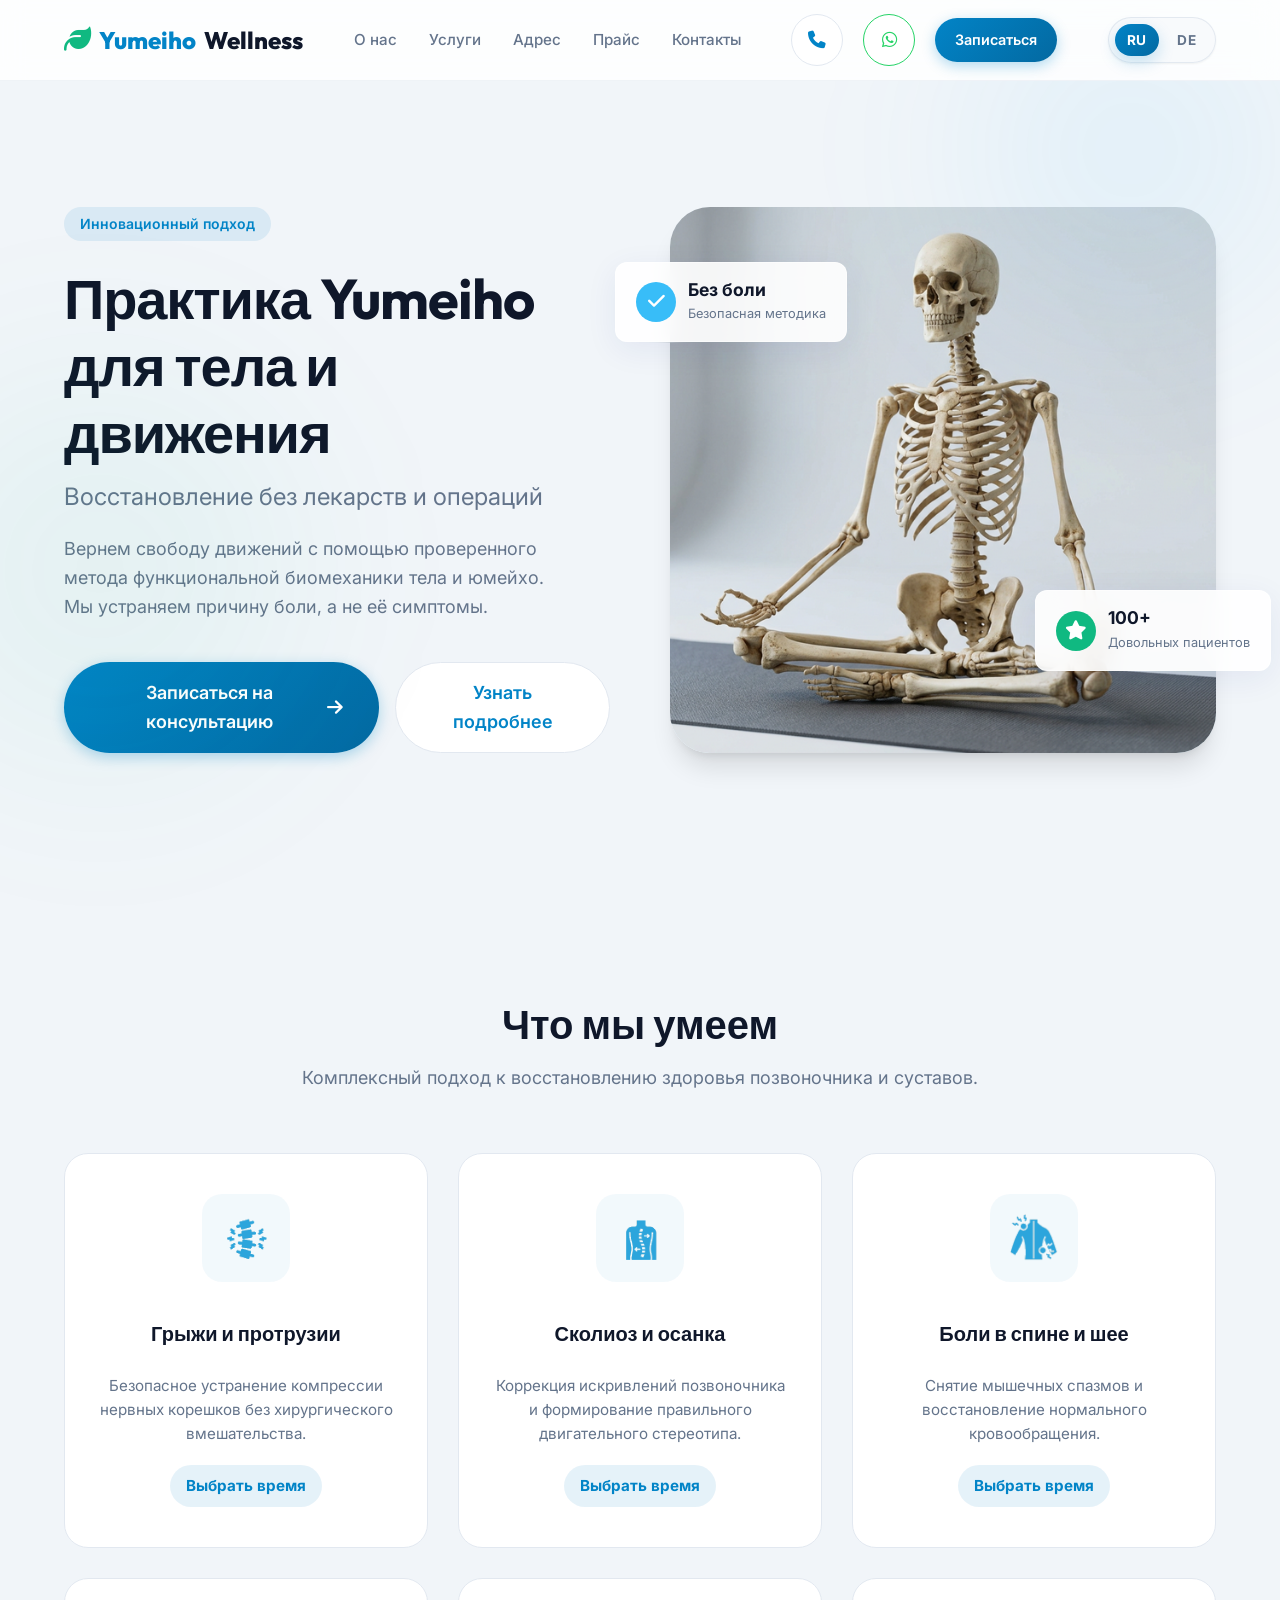
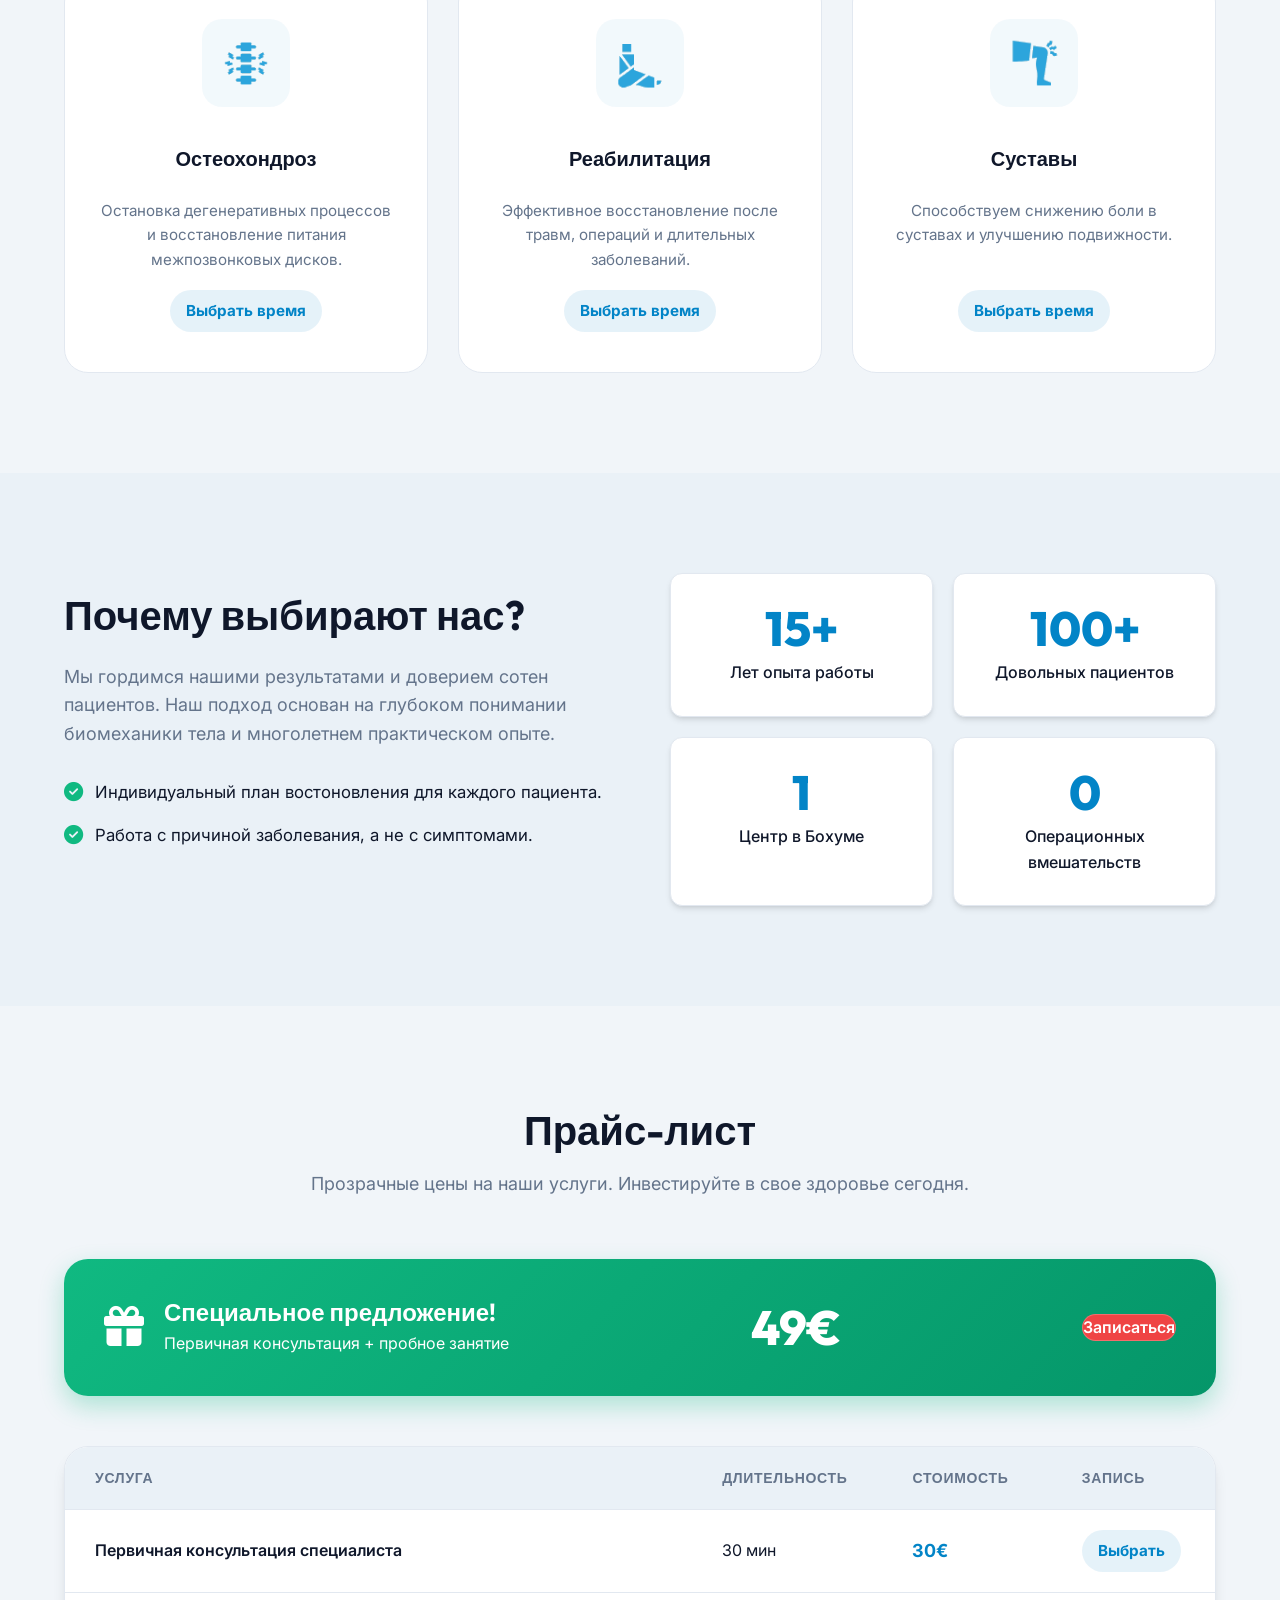
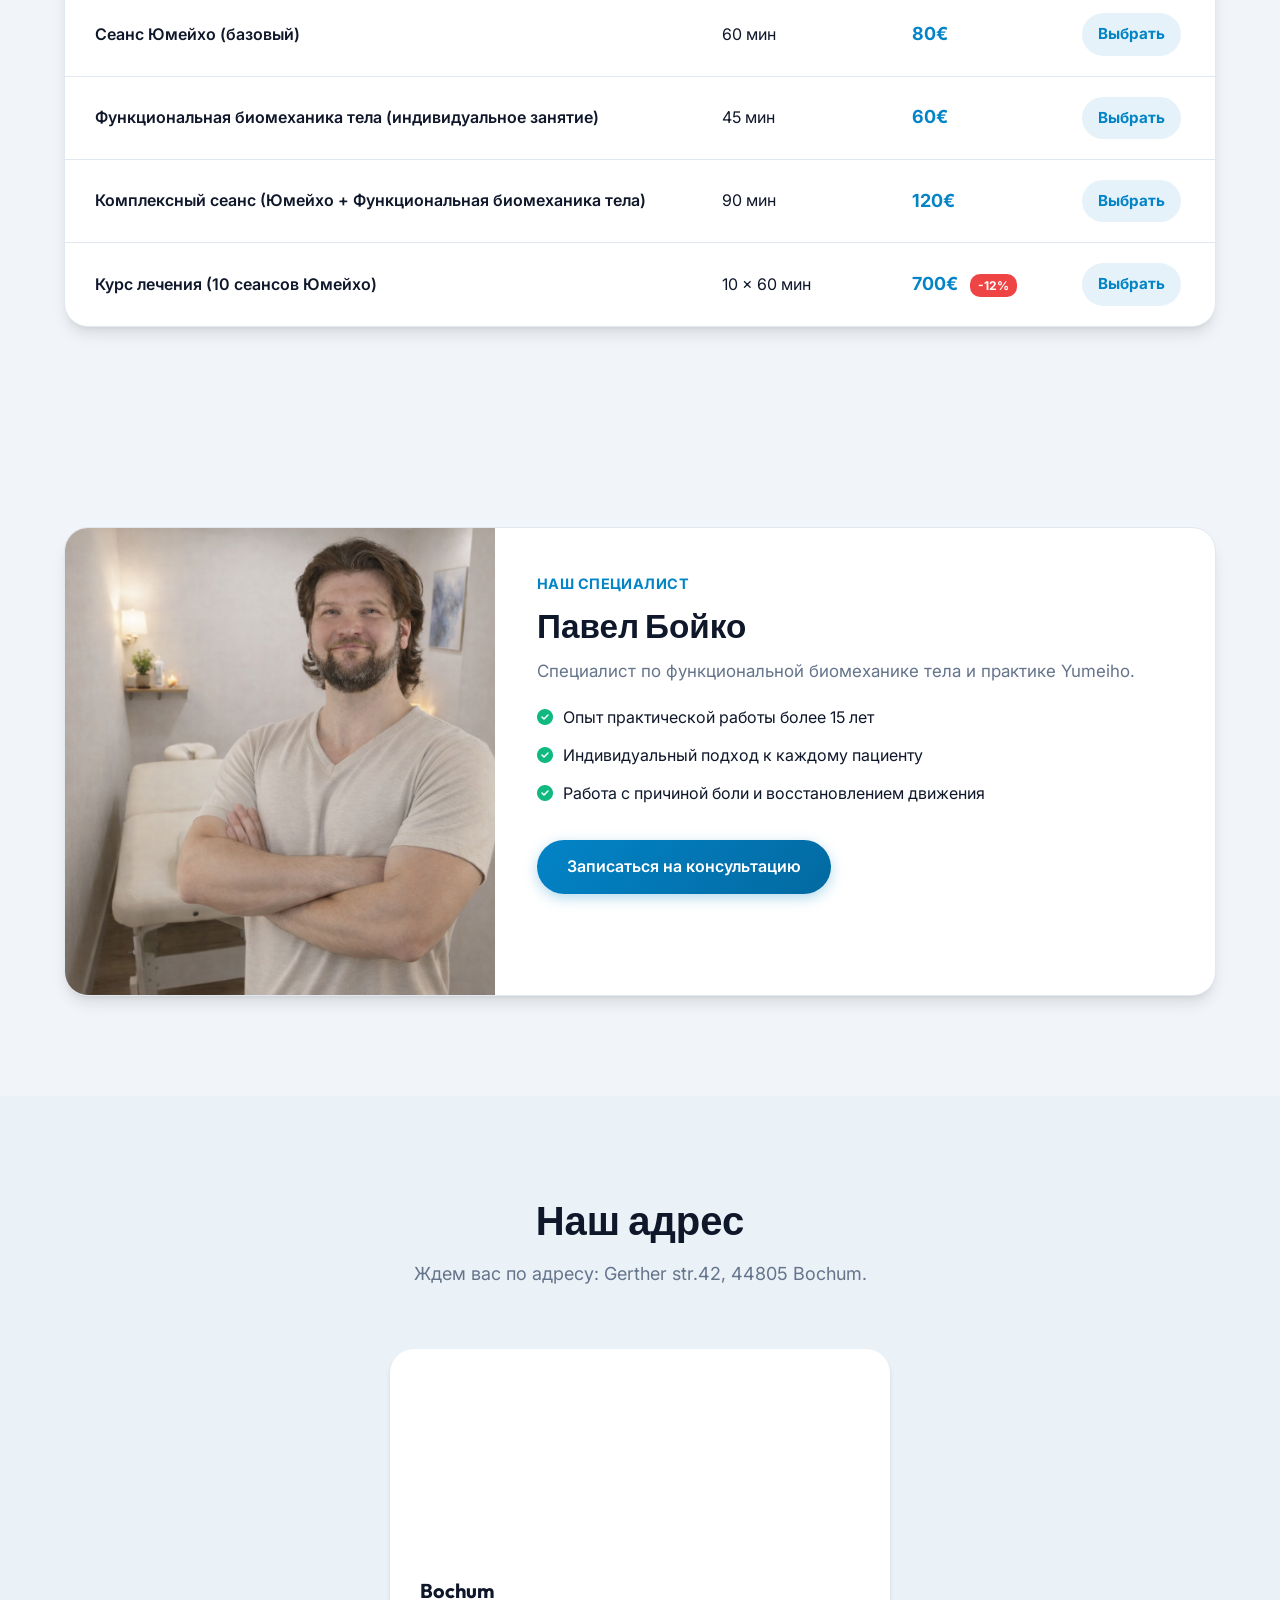
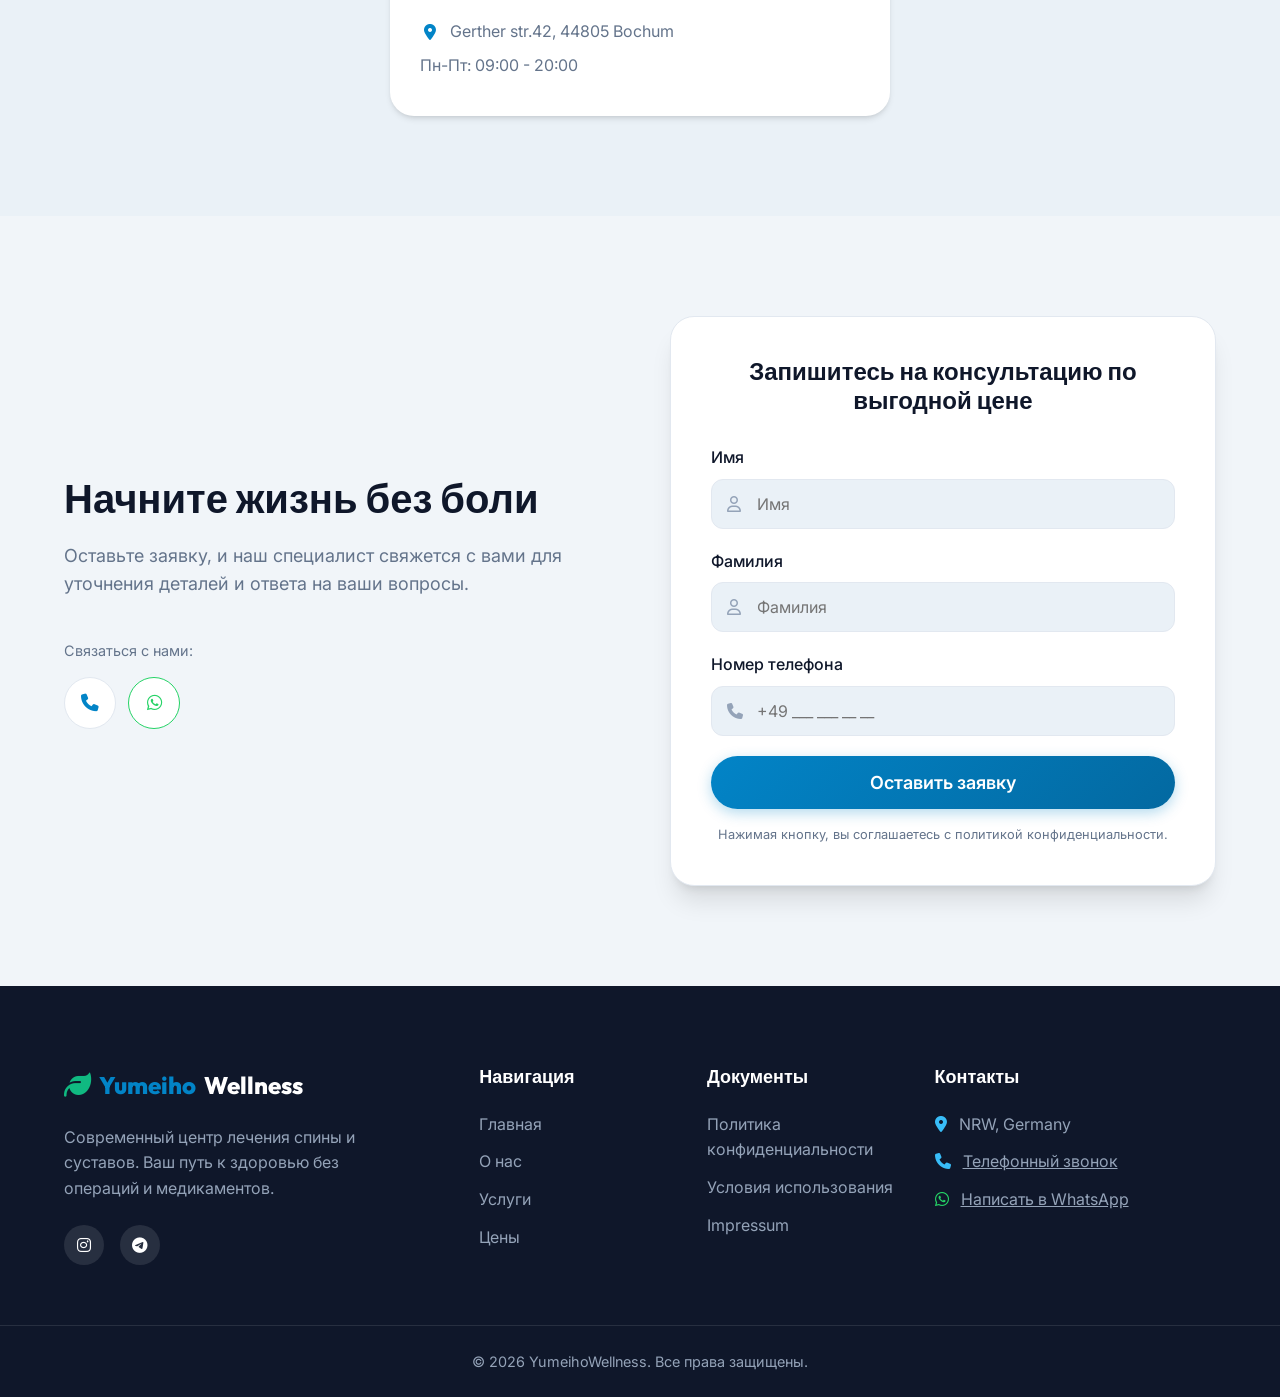
<file: index.html>
<!DOCTYPE html>
<html lang="ru">

<head>
    <meta charset="UTF-8">
    <meta name="viewport" content="width=device-width, initial-scale=1.0">
    <title>YumeihoWellness | Практика Yumeiho для тела и движения</title>
    <meta name="description"
        content="Лечение спины и суставов без лекарств и операций в Германии (NRW). Метод функциональной биомеханики тела, 15+ лет опыта.">
    <!-- Google Fonts -->
    <link rel="preconnect" href="https://fonts.googleapis.com">
    <link rel="preconnect" href="https://fonts.gstatic.com" crossorigin>
    <link
        href="https://fonts.googleapis.com/css2?family=Inter:wght@400;500;600&family=Outfit:wght@300;500;700;800&display=swap"
        rel="stylesheet">
    <!-- FontAwesome for Icons -->
    <link rel="stylesheet" href="https://cdnjs.cloudflare.com/ajax/libs/font-awesome/6.4.0/css/all.min.css">
    <!-- Custom CSS -->
    <link rel="stylesheet" href="styles.css?v=20260324b">
</head>

<body>
    <!-- Gradient background decoration -->
    <div class="bg-shape bg-shape-1"></div>
    <div class="bg-shape bg-shape-2"></div>

    <header class="header" id="header">
        <div class="container header-container">
            <a href="#" class="logo">
                <i class="fa-solid fa-leaf"></i> <span>Yumeiho</span>Wellness
            </a>

            <nav class="nav" id="nav">
                <ul class="nav-list">
                    <li><a href="#about" class="nav-link">О нас</a></li>
                    <li><a href="#services" class="nav-link">Услуги</a></li>
                    <li><a href="#clinics" class="nav-link">Адрес</a></li>
                    <li><a href="#prices" class="nav-link">Прайс</a></li>
                    <li><a href="#contact" class="nav-link">Контакты</a></li>
                </ul>
                <div class="lang-switcher lang-switcher-mobile mobile-only" aria-label="Language switcher">
                    <button type="button" class="lang-btn" data-lang="ru">RU</button>
                    <button type="button" class="lang-btn" data-lang="de">DE</button>
                </div>
                <div class="header-actions mobile-only">
                    <a href="tel:+4915237241232" class="btn btn-secondary btn-block icon-only-btn" aria-label="Звонок" title="Звонок"><i class="fa-solid fa-phone"></i></a>
                    <a href="https://wa.me/4915237241232" class="btn btn-whatsapp btn-block icon-only-btn" aria-label="WhatsApp" title="WhatsApp"><i
                            class="fa-brands fa-whatsapp"></i></a>
                    <a href="booking.html?service=trial" class="btn btn-primary btn-block">Записаться</a>
                </div>
            </nav>

            <div class="header-actions desktop-only">
                <a href="tel:+4915237241232" class="btn btn-secondary btn-sm icon-only-btn" aria-label="Звонок" title="Обычный звонок"><i
                        class="fa-solid fa-phone"></i></a>
                <a href="https://wa.me/4915237241232" class="btn btn-whatsapp btn-sm icon-only-btn" aria-label="WhatsApp" title="Написать в WhatsApp"><i
                        class="fa-brands fa-whatsapp"></i></a>
                <a href="booking.html?service=trial" class="btn btn-primary btn-sm">Записаться</a>
            </div>

            <div class="lang-switcher desktop-only" aria-label="Language switcher">
                <button type="button" class="lang-btn" data-lang="ru">RU</button>
                <button type="button" class="lang-btn" data-lang="de">DE</button>
            </div>

            <button class="mobile-toggle" id="mobile-toggle" aria-label="Открыть меню">
                <i class="fa-solid fa-bars"></i>
            </button>
        </div>
    </header>

    <main>
        <!-- Hero Section -->
        <section class="hero" id="home">
            <div class="container hero-container">
                <div class="hero-content">
                    <span class="badge">Инновационный подход</span>
                    <h1 class="hero-title">Практика Yumeiho для тела и движения</h1>
                    <h2 class="hero-subtitle">Восстановление без лекарств и операций</h2>
                    <p class="hero-text">Вернем свободу движений с помощью проверенного метода функциональной биомеханики тела и
                        юмейхо. Мы устраняем причину боли, а не её симптомы.</p>
                    <div class="hero-buttons">
                        <a href="booking.html?service=trial" class="btn btn-primary btn-lg">Записаться на консультацию <i
                                class="fa-solid fa-arrow-right"></i></a>
                        <a href="#services" class="btn btn-secondary btn-lg">Узнать подробнее</a>
                    </div>
                </div>
                <div class="hero-image">
                    <div class="image-wrapper">
                        <!-- Hero image -->
                        <img src="hero.png" alt="Physiotherapist in rehabilitation center"
                            style="width: 100%; height: 100%; object-fit: cover; border-radius: 40px;">
                        <div class="floating-card card-1">
                            <div class="card-icon"><i class="fa-solid fa-check"></i></div>
                            <div class="card-text">
                                <strong>Без боли</strong>
                                <span>Безопасная методика</span>
                            </div>
                        </div>
                        <div class="floating-card card-2">
                            <div class="card-icon"><i class="fa-solid fa-star"></i></div>
                            <div class="card-text">
                                <strong>100+</strong>
                                <span>Довольных пациентов</span>
                            </div>
                        </div>
                    </div>
                </div>
            </div>
        </section>

        <!-- Services Section -->
        <section class="services section" id="services">
            <div class="container">
                <div class="section-header">
                    <h2 class="section-title">Что мы умеем</h2>
                    <p class="section-subtitle">Комплексный подход к восстановлению здоровья позвоночника и суставов.
                    </p>
                </div>
                <div class="services-grid">
                    <div class="service-card">
                        <div class="service-icon"><img src="service-spine.png?v=20260324" alt="Грыжи и протрузии"></div>
                        <h3 class="service-title">Грыжи и протрузии</h3>
                        <p class="service-desc">Безопасное устранение компрессии нервных корешков без хирургического
                            вмешательства.</p>
                        <a href="booking.html?service=yumeiho-basic" class="service-book-link">Выбрать время</a>
                    </div>
                    <div class="service-card">
                        <div class="service-icon"><img src="service-scoliosis.png" alt="Сколиоз и осанка"></div>
                        <h3 class="service-title">Сколиоз и осанка</h3>
                        <p class="service-desc">Коррекция искривлений позвоночника и формирование правильного
                            двигательного стереотипа.</p>
                        <a href="booking.html?service=biomechanics" class="service-book-link">Выбрать время</a>
                    </div>
                    <div class="service-card">
                        <div class="service-icon"><img src="service-backpain.png" alt="Боли в спине и шее"></div>
                        <h3 class="service-title">Боли в спине и шее</h3>
                        <p class="service-desc">Снятие мышечных спазмов и восстановление нормального кровообращения.</p>
                        <a href="booking.html?service=yumeiho-basic" class="service-book-link">Выбрать время</a>
                    </div>
                    <div class="service-card">
                        <div class="service-icon"><img src="service-osteochondrosis.png" alt="Остеохондроз"></div>
                        <h3 class="service-title">Остеохондроз</h3>
                        <p class="service-desc">Остановка дегенеративных процессов и восстановление питания
                            межпозвонковых дисков.</p>
                        <a href="booking.html?service=complex" class="service-book-link">Выбрать время</a>
                    </div>
                    <div class="service-card">
                        <div class="service-icon"><img src="service-rehab.png" alt="Реабилитация"></div>
                        <h3 class="service-title">Реабилитация</h3>
                        <p class="service-desc">Эффективное восстановление после травм, операций и длительных
                            заболеваний.</p>
                        <a href="booking.html?service=biomechanics" class="service-book-link">Выбрать время</a>
                    </div>
                    <div class="service-card">
                        <div class="service-icon"><img src="service-joints.png" alt="Суставы"></div>
                        <h3 class="service-title">Суставы</h3>
                        <p class="service-desc">Способствуем снижению боли в суставах и улучшению подвижности.</p>
                        <a href="booking.html?service=yumeiho-basic" class="service-book-link">Выбрать время</a>
                    </div>
                </div>
            </div>
        </section>

        <!-- About / Advantages Section -->
        <section class="about section bg-light" id="about">
            <div class="container">
                <div class="about-grid">
                    <div class="about-content">
                        <h2 class="section-title text-left">Почему выбирают нас?</h2>
                        <p class="about-text">Мы гордимся нашими результатами и доверием сотен пациентов. Наш подход
                            основан на глубоком понимании биомеханики тела и многолетнем практическом опыте.</p>
                        <ul class="about-list">
                        <li><i class="fa-solid fa-circle-check"></i> Индивидуальный план востоновления для каждого
                                пациента.</li>
                            <li><i class="fa-solid fa-circle-check"></i> Работа с причиной заболевания, а не с
                                симптомами.</li>
                        </ul>
                    </div>
                    <div class="stats-grid">
                        <div class="stat-card">
                            <div class="stat-number">15+</div>
                            <div class="stat-label">Лет опыта работы</div>
                        </div>
                        <div class="stat-card">
                            <div class="stat-number">100+</div>
                            <div class="stat-label">Довольных пациентов</div>
                        </div>
                        <div class="stat-card">
                            <div class="stat-number">1</div>
                            <div class="stat-label">Центр в Бохуме</div>
                        </div>
                        <div class="stat-card">
                            <div class="stat-number">0</div>
                            <div class="stat-label">Операционных вмешательств</div>
                        </div>
                    </div>
                </div>
            </div>
        </section>

        <!-- Pricing Section -->
        <section class="pricing section" id="prices">
            <div class="container">
                <div class="section-header">
                    <h2 class="section-title">Прайс-лист</h2>
                    <p class="section-subtitle">Прозрачные цены на наши услуги. Инвестируйте в свое здоровье сегодня.
                    </p>
                </div>

                <div class="special-offer">
                    <div class="offer-content">
                        <div class="offer-icon"><i class="fa-solid fa-gift"></i></div>
                        <div class="offer-text">
                            <h3>Специальное предложение!</h3>
                            <p>Первичная консультация + пробное занятие</p>
                        </div>
                    </div>
                    <div class="offer-price">49€</div>
                    <a href="booking.html?service=trial" class="btn btn-white btn-offer-pulse">Записаться</a>
                </div>

                <div class="table-container">
                    <table class="pricing-table">
                        <thead>
                            <tr>
                                <th>Услуга</th>
                                <th>Длительность</th>
                                <th>Стоимость</th>
                                <th>Запись</th>
                            </tr>
                        </thead>
                        <tbody>
                            <tr>
                                <td data-label="Услуга">Первичная консультация специалиста</td>
                                <td data-label="Длительность">30 мин</td>
                                <td data-label="Стоимость">30€</td>
                                <td data-label="Запись"><a href="booking.html?service=consultation" class="price-book-link">Выбрать</a></td>
                            </tr>
                            <tr>
                                <td data-label="Услуга">Сеанс Юмейхо (базовый)</td>
                                <td data-label="Длительность">60 мин</td>
                                <td data-label="Стоимость">80€</td>
                                <td data-label="Запись"><a href="booking.html?service=yumeiho-basic" class="price-book-link">Выбрать</a></td>
                            </tr>
                            <tr>
                                <td data-label="Услуга">Функциональная биомеханика тела (индивидуальное занятие)</td>
                                <td data-label="Длительность">45 мин</td>
                                <td data-label="Стоимость">60€</td>
                                <td data-label="Запись"><a href="booking.html?service=biomechanics" class="price-book-link">Выбрать</a></td>
                            </tr>
                            <tr>
                                <td data-label="Услуга">Комплексный сеанс (Юмейхо + Функциональная биомеханика тела)</td>
                                <td data-label="Длительность">90 мин</td>
                                <td data-label="Стоимость">120€</td>
                                <td data-label="Запись"><a href="booking.html?service=complex" class="price-book-link">Выбрать</a></td>
                            </tr>
                            <tr>
                                <td data-label="Услуга">Курс лечения (10 сеансов Юмейхо)</td>
                                <td data-label="Длительность">10 × 60 мин</td>
                                <td data-label="Стоимость">700€ <span class="discount">-12%</span></td>
                                <td data-label="Запись"><a href="booking.html?service=course" class="price-book-link">Выбрать</a></td>
                            </tr>
                        </tbody>
                    </table>
                </div>
            </div>
        </section>

        <!-- Specialist Section -->
        <section class="specialist section" id="specialist">
            <div class="container">
                <div class="specialist-card">
                    <div class="specialist-photo-wrap">
                        <img src="specialist.png?v=20260324" alt="Наш специалист Павел Бойко" class="specialist-photo">
                    </div>
                    <div class="specialist-content">
                        <p class="specialist-badge">Наш специалист</p>
                        <h2 class="specialist-title">Павел Бойко</h2>
                        <p class="specialist-subtitle">Специалист по функциональной биомеханике тела и практике Yumeiho.
                        </p>
                        <ul class="specialist-points">
                            <li><i class="fa-solid fa-circle-check"></i> <span>Опыт практической работы более 15 лет</span>
                            </li>
                            <li><i class="fa-solid fa-circle-check"></i> <span>Индивидуальный подход к каждому
                                    пациенту</span></li>
                            <li><i class="fa-solid fa-circle-check"></i> <span>Работа с причиной боли и восстановлением
                                    движения</span></li>
                        </ul>
                        <a href="booking.html?service=trial" class="btn btn-primary specialist-cta">Записаться на консультацию</a>
                    </div>
                </div>
            </div>
        </section>

        <!-- Locations Section -->
        <section class="locations section bg-light" id="clinics">
            <div class="container">
                <div class="section-header">
                    <h2 class="section-title">Наш адрес</h2>
                    <p class="section-subtitle">Ждем вас по адресу: Gerther str.42, 44805 Bochum.</p>
                </div>

                <div class="locations-grid" style="grid-template-columns: 1fr; max-width: 500px; margin: 0 auto;">
                    <div class="location-card">
                        <div class="location-image" style="padding: 0; background: none; font-size: initial;">
                            <iframe
                                src="https://www.google.com/maps/embed?pb=!1m18!1m12!1m3!1d2483.5659858641154!2d7.279867915767562!3d51.50284717963494!2m3!1f0!2f0!3f0!3m2!1i1024!2i768!4f13.1!3m3!1m2!1s0x47b919d85cf61d5f%3A0x6a16174d1aab2a1b!2sGerther%20Str.%2042%2C%2044805%20Bochum%2C%20Germany!5e0!3m2!1sen!2sua!4v1680123456789!5m2!1sen!2sua"
                                width="100%" height="100%" style="border:0;" allowfullscreen="" loading="lazy"
                                referrerpolicy="no-referrer-when-downgrade">
                            </iframe>
                        </div>
                        <div class="location-info">
                            <h3>Bochum</h3>
                            <p><i class="fa-solid fa-location-dot"></i> Gerther str.42, 44805 Bochum</p>
                            <p><i class="fa-solid fa-clock"></i> Пн-Пт: 09:00 - 20:00</p>
                        </div>
                    </div>
                </div>
            </div>
        </section>

        <!-- Contact Section -->
        <section class="contact section" id="contact">
            <div class="container contact-container">
                <div class="contact-info">
                    <h2>Начните жизнь без боли</h2>
                    <p>Оставьте заявку, и наш специалист свяжется с вами для уточнения деталей и ответа на ваши
                        вопросы.</p>

                    <div class="contact-methods">
                        <div class="method-item" style="align-items: flex-start; flex-direction: column; gap: 15px;">
                            <span style="color: var(--text-muted); font-size: 0.9rem;">Связаться с нами:</span>
                            <div style="display: flex; gap: 12px; flex-wrap: wrap;">
                                <a href="tel:+4915237241232" class="btn btn-secondary icon-only-btn" aria-label="Звонок" title="Звонок"><i class="fa-solid fa-phone"></i></a>
                                <a href="https://wa.me/4915237241232" class="btn btn-whatsapp icon-only-btn" aria-label="WhatsApp" title="WhatsApp"><i
                                        class="fa-brands fa-whatsapp"></i></a>
                            </div>
                        </div>
                    </div>
                </div>

                <div class="contact-form-wrapper">
                    <h3 class="form-title">Запишитесь на консультацию по выгодной цене</h3>
                    <form id="booking-form" class="contact-form">
                        <div class="form-group">
                            <label for="firstName">Имя</label>
                            <div class="input-icon-wrapper">
                                <i class="fa-regular fa-user"></i>
                                <input type="text" id="firstName" name="firstName" required placeholder="Имя" autocomplete="given-name">
                            </div>
                        </div>
                        <div class="form-group">
                            <label for="lastName">Фамилия</label>
                            <div class="input-icon-wrapper">
                                <i class="fa-regular fa-user"></i>
                                <input type="text" id="lastName" name="lastName" required placeholder="Фамилия" autocomplete="family-name">
                            </div>
                        </div>
                        <div class="form-group">
                            <label for="phone">Номер телефона</label>
                            <div class="input-icon-wrapper">
                                <i class="fa-solid fa-phone"></i>
                                <input type="tel" id="phone" name="phone" required placeholder="+49 ___ ___ __ __">
                            </div>
                        </div>
                        <button type="submit" class="btn btn-primary btn-block btn-lg">Оставить заявку</button>
                        <p class="form-disclaimer">Нажимая кнопку, вы соглашаетесь с политикой конфиденциальности.</p>
                    </form>
                </div>
            </div>
        </section>
    </main>

    <footer class="footer">
        <div class="container footer-container">
            <div class="footer-col brand-col">
                <a href="#" class="logo footer-logo">
                    <i class="fa-solid fa-leaf"></i> <span>Yumeiho</span>Wellness
                </a>
                <p class="footer-desc">Современный центр лечения спины и суставов. Ваш путь к здоровью без операций и
                    медикаментов.</p>
                <div class="social-links">
                    <a href="https://www.instagram.com/pavellboyko?utm_source=qr&igsh=MWJweXhraHlmbHIwdA=="
                        target="_blank" rel="noopener noreferrer" aria-label="Instagram"><i
                            class="fa-brands fa-instagram"></i></a>
                    <a href="https://t.me/PavelKostopravbot" target="_blank" rel="noopener noreferrer"
                        aria-label="Telegram"><i class="fa-brands fa-telegram"></i></a>
                </div>
            </div>

            <div class="footer-col">
                <h4>Навигация</h4>
                <ul class="footer-links">
                    <li><a href="#home">Главная</a></li>
                    <li><a href="#about">О нас</a></li>
                    <li><a href="#services">Услуги</a></li>
                    <li><a href="#prices">Цены</a></li>
                </ul>
            </div>

            <div class="footer-col">
                <h4>Документы</h4>
                <ul class="footer-links">
                    <li><a href="datenschutz.html">Политика конфиденциальности</a></li>
                    <li><a href="nutzungsbedingungen.html">Условия использования</a></li>
                    <li><a href="impressum.html">Impressum</a></li>
                </ul>
            </div>

            <div class="footer-col">
                <h4>Контакты</h4>
                <ul class="footer-links contact-list">
                    <li><i class="fa-solid fa-location-dot"></i> NRW, Germany</li>
                    <li><i class="fa-solid fa-phone"></i> <a href="tel:+4915237241232"
                            style="text-decoration: underline;">Телефонный звонок</a></li>
                    <li><i class="fa-brands fa-whatsapp" style="color: #25D366;"></i> <a
                            href="https://wa.me/4915237241232" style="text-decoration: underline;">Написать в WhatsApp</a>
                    </li>
                </ul>
            </div>
        </div>
        <div class="footer-bottom">
            <div class="container">
                <p>&copy; 2026 YumeihoWellness. Все права защищены.</p>
            </div>
        </div>
    </footer>

    <script src="script.js?v=20260324b"></script>
</body>

</html>
</file>
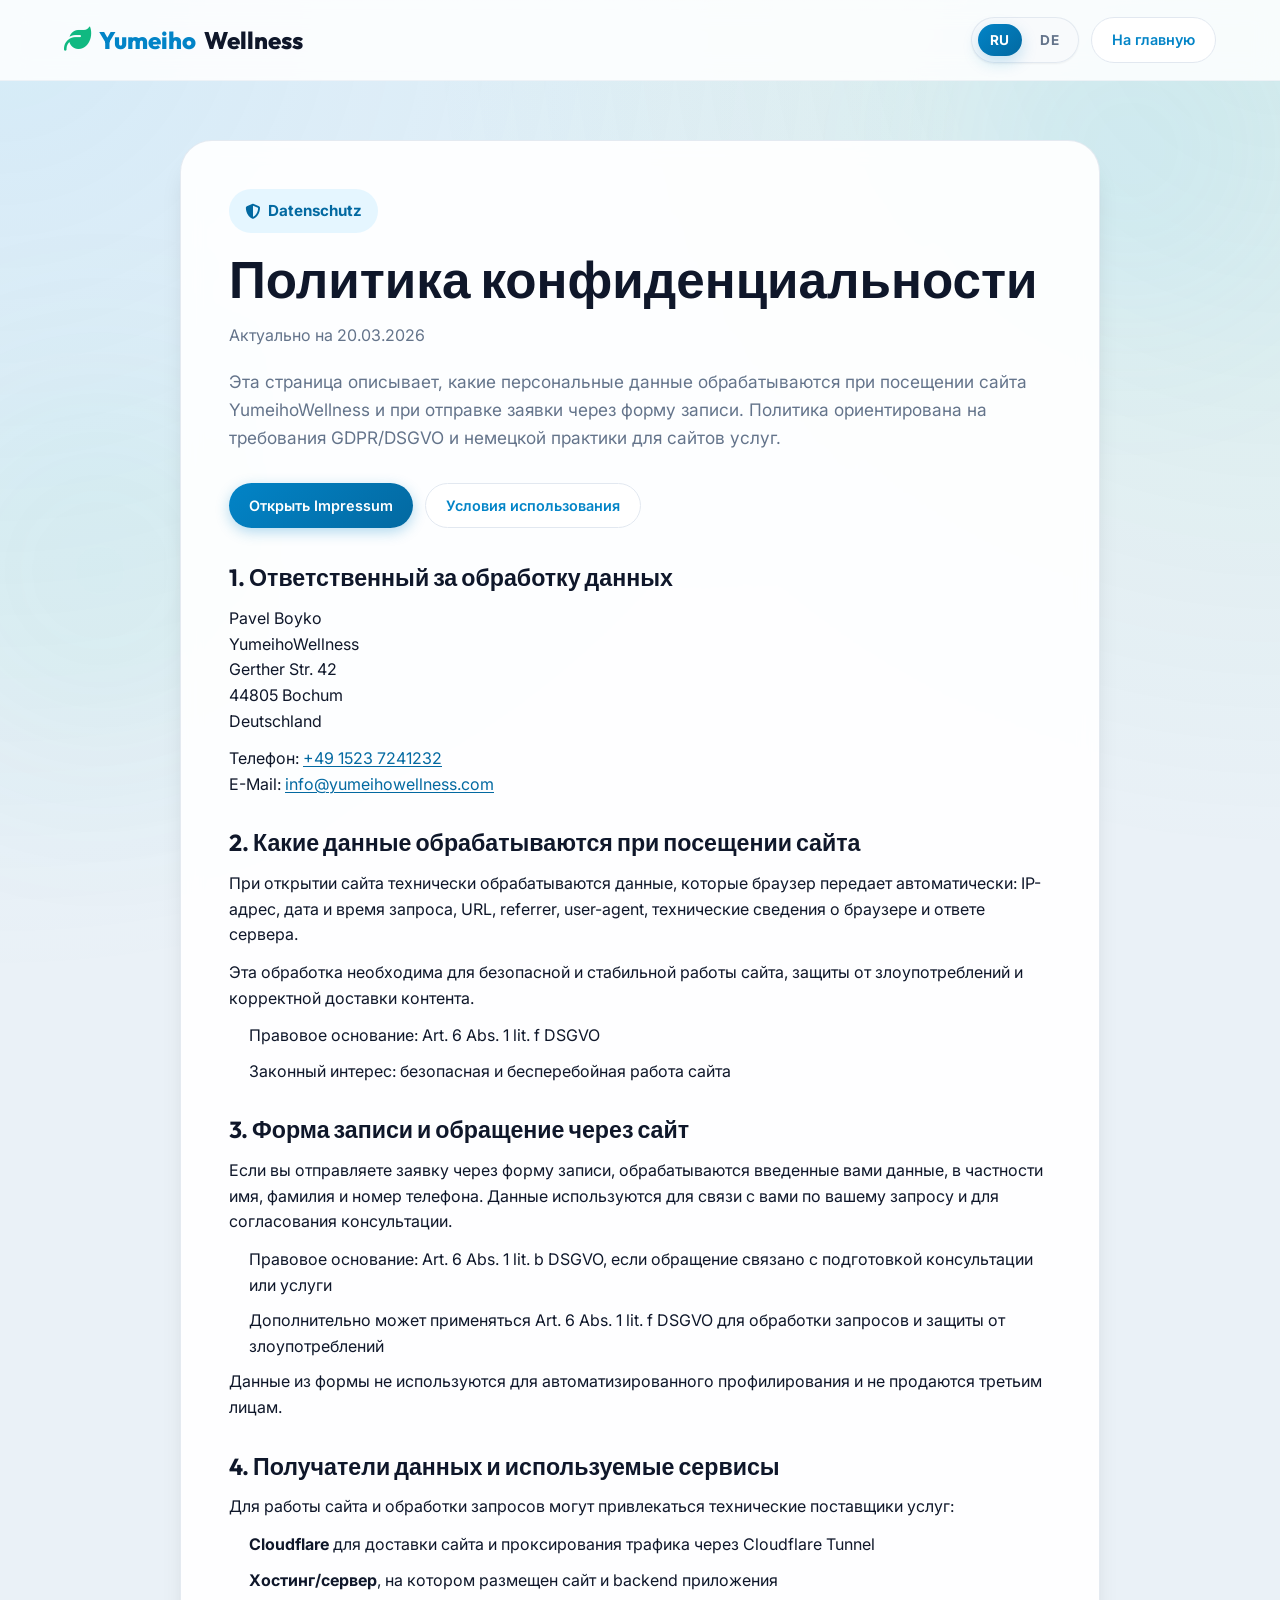
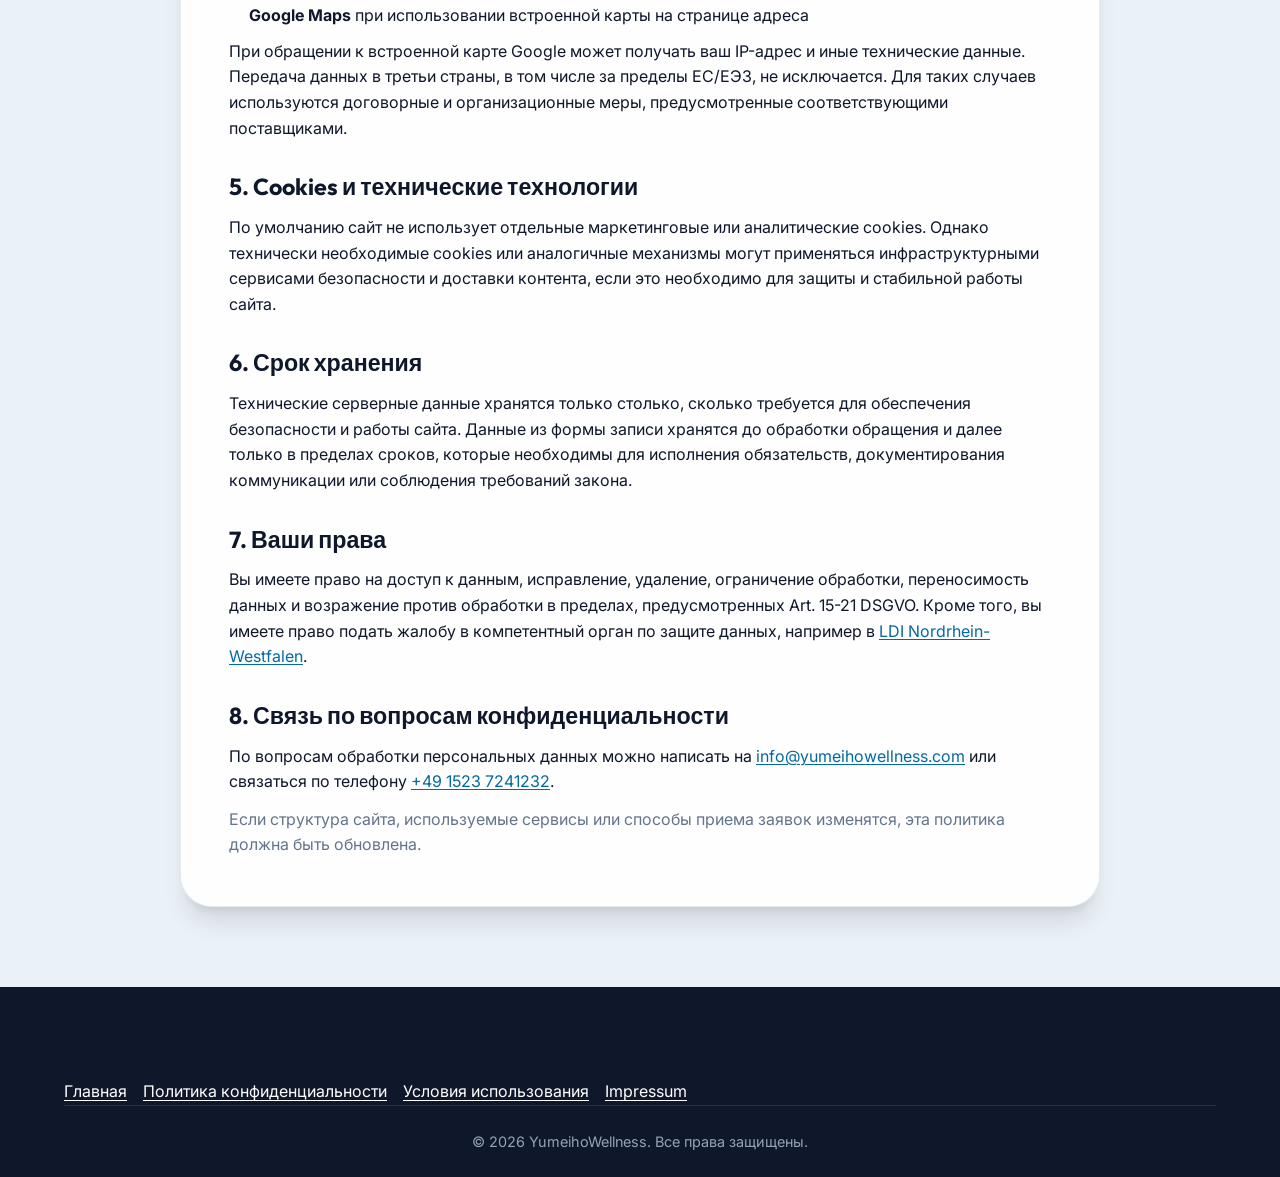
<file: datenschutz.html>
<!DOCTYPE html>
<html lang="ru">

<head>
    <meta charset="UTF-8">
    <meta name="viewport" content="width=device-width, initial-scale=1.0">
    <title>Datenschutzerklaerung | YumeihoWellness</title>
    <meta name="description" content="Политика конфиденциальности YumeihoWellness в соответствии с GDPR/DSGVO для сайта в Германии.">
    <link rel="preconnect" href="https://fonts.googleapis.com">
    <link rel="preconnect" href="https://fonts.gstatic.com" crossorigin>
    <link
        href="https://fonts.googleapis.com/css2?family=Inter:wght@400;500;600&family=Outfit:wght@300;500;700;800&display=swap"
        rel="stylesheet">
    <link rel="stylesheet" href="https://cdnjs.cloudflare.com/ajax/libs/font-awesome/6.4.0/css/all.min.css">
    <link rel="stylesheet" href="styles.css?v=20260324b">
</head>

<body class="legal-page">
    <div class="bg-shape bg-shape-1"></div>
    <div class="bg-shape bg-shape-2"></div>

    <header class="header">
        <div class="container header-container">
            <a href="index.html" class="logo">
                <i class="fa-solid fa-leaf"></i> <span>Yumeiho</span>Wellness
            </a>
            <div class="legal-header-actions">
                <div class="lang-switcher" aria-label="Language switcher">
                    <button type="button" class="lang-btn" data-lang="ru">RU</button>
                    <button type="button" class="lang-btn" data-lang="de">DE</button>
                </div>
                <a href="index.html" class="btn btn-secondary btn-sm" id="legal-home-link">На главную</a>
            </div>
        </div>
    </header>

    <main class="legal-shell">
        <div class="container">
            <article class="legal-card" data-legal-page="datenschutz">
                <div class="legal-kicker"><i class="fa-solid fa-shield-halved"></i> Datenschutz</div>
                <h1 class="legal-title">Политика конфиденциальности</h1>
                <p class="legal-updated">Актуально на 20.03.2026</p>
                <p class="legal-lead">Эта страница описывает, какие персональные данные обрабатываются при посещении сайта YumeihoWellness и при отправке заявки через форму записи. Политика ориентирована на требования GDPR/DSGVO и немецкой практики для сайтов услуг.</p>

                <div class="legal-actions">
                    <a href="impressum.html" class="btn btn-primary btn-sm">Открыть Impressum</a>
                    <a href="nutzungsbedingungen.html" class="btn btn-secondary btn-sm">Условия использования</a>
                </div>

                <section class="legal-section">
                    <h2>1. Ответственный за обработку данных</h2>
                    <p>Pavel Boyko<br>YumeihoWellness<br>Gerther Str. 42<br>44805 Bochum<br>Deutschland</p>
                    <p>Телефон: <a href="tel:+4915237241232">+49 1523 7241232</a><br>E-Mail: <a href="mailto:info@yumeihowellness.com">info@yumeihowellness.com</a></p>
                </section>

                <section class="legal-section">
                    <h2>2. Какие данные обрабатываются при посещении сайта</h2>
                    <p>При открытии сайта технически обрабатываются данные, которые браузер передает автоматически: IP-адрес, дата и время запроса, URL, referrer, user-agent, технические сведения о браузере и ответе сервера.</p>
                    <p>Эта обработка необходима для безопасной и стабильной работы сайта, защиты от злоупотреблений и корректной доставки контента.</p>
                    <ul class="legal-list">
                        <li>Правовое основание: Art. 6 Abs. 1 lit. f DSGVO</li>
                        <li>Законный интерес: безопасная и бесперебойная работа сайта</li>
                    </ul>
                </section>

                <section class="legal-section">
                    <h2>3. Форма записи и обращение через сайт</h2>
                    <p>Если вы отправляете заявку через форму записи, обрабатываются введенные вами данные, в частности имя, фамилия и номер телефона. Данные используются для связи с вами по вашему запросу и для согласования консультации.</p>
                    <ul class="legal-list">
                        <li>Правовое основание: Art. 6 Abs. 1 lit. b DSGVO, если обращение связано с подготовкой консультации или услуги</li>
                        <li>Дополнительно может применяться Art. 6 Abs. 1 lit. f DSGVO для обработки запросов и защиты от злоупотреблений</li>
                    </ul>
                    <p>Данные из формы не используются для автоматизированного профилирования и не продаются третьим лицам.</p>
                </section>

                <section class="legal-section">
                    <h2>4. Получатели данных и используемые сервисы</h2>
                    <p>Для работы сайта и обработки запросов могут привлекаться технические поставщики услуг:</p>
                    <ul class="legal-list">
                        <li><strong>Cloudflare</strong> для доставки сайта и проксирования трафика через Cloudflare Tunnel</li>
                        <li><strong>Хостинг/сервер</strong>, на котором размещен сайт и backend приложения</li>
                        <li><strong>Google Maps</strong> при использовании встроенной карты на странице адреса</li>
                    </ul>
                    <p>При обращении к встроенной карте Google может получать ваш IP-адрес и иные технические данные. Передача данных в третьи страны, в том числе за пределы ЕС/ЕЭЗ, не исключается. Для таких случаев используются договорные и организационные меры, предусмотренные соответствующими поставщиками.</p>
                </section>

                <section class="legal-section">
                    <h2>5. Cookies и технические технологии</h2>
                    <p>По умолчанию сайт не использует отдельные маркетинговые или аналитические cookies. Однако технически необходимые cookies или аналогичные механизмы могут применяться инфраструктурными сервисами безопасности и доставки контента, если это необходимо для защиты и стабильной работы сайта.</p>
                </section>

                <section class="legal-section">
                    <h2>6. Срок хранения</h2>
                    <p>Технические серверные данные хранятся только столько, сколько требуется для обеспечения безопасности и работы сайта. Данные из формы записи хранятся до обработки обращения и далее только в пределах сроков, которые необходимы для исполнения обязательств, документирования коммуникации или соблюдения требований закона.</p>
                </section>

                <section class="legal-section">
                    <h2>7. Ваши права</h2>
                    <p>Вы имеете право на доступ к данным, исправление, удаление, ограничение обработки, переносимость данных и возражение против обработки в пределах, предусмотренных Art. 15-21 DSGVO. Кроме того, вы имеете право подать жалобу в компетентный орган по защите данных, например в <a href="https://www.ldi.nrw.de/" target="_blank" rel="noopener noreferrer">LDI Nordrhein-Westfalen</a>.</p>
                </section>

                <section class="legal-section">
                    <h2>8. Связь по вопросам конфиденциальности</h2>
                    <p>По вопросам обработки персональных данных можно написать на <a href="mailto:info@yumeihowellness.com">info@yumeihowellness.com</a> или связаться по телефону <a href="tel:+4915237241232">+49 1523 7241232</a>.</p>
                    <p class="legal-note">Если структура сайта, используемые сервисы или способы приема заявок изменятся, эта политика должна быть обновлена.</p>
                </section>
            </article>
        </div>
    </main>

    <footer class="footer">
        <div class="container">
            <div class="legal-footer-links">
                <a href="index.html">Главная</a>
                <a href="datenschutz.html">Политика конфиденциальности</a>
                <a href="nutzungsbedingungen.html">Условия использования</a>
                <a href="impressum.html">Impressum</a>
            </div>
            <div class="footer-bottom">
                <div class="container">
                    <p>&copy; 2026 YumeihoWellness. Все права защищены.</p>
                </div>
            </div>
        </div>
    </footer>
    <script src="legal.js?v=20260324b"></script>
</body>

</html>
</file>
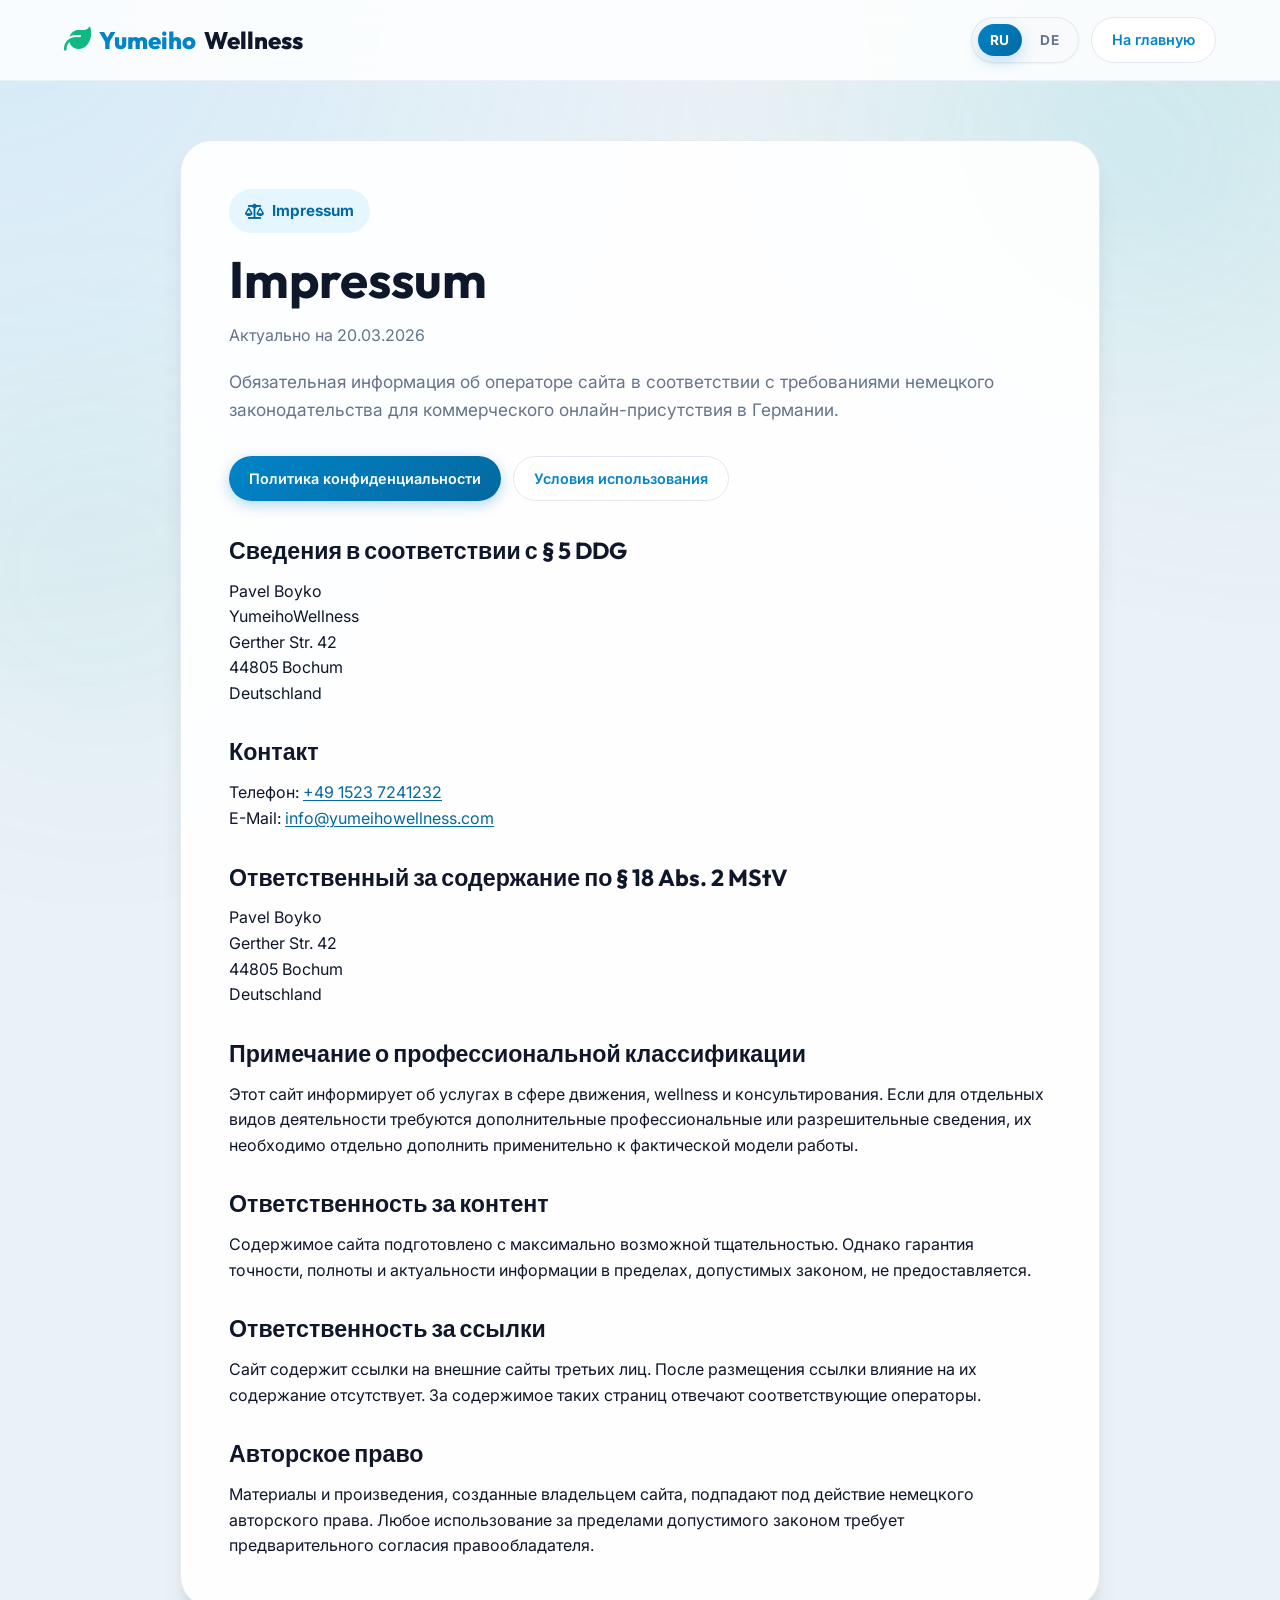
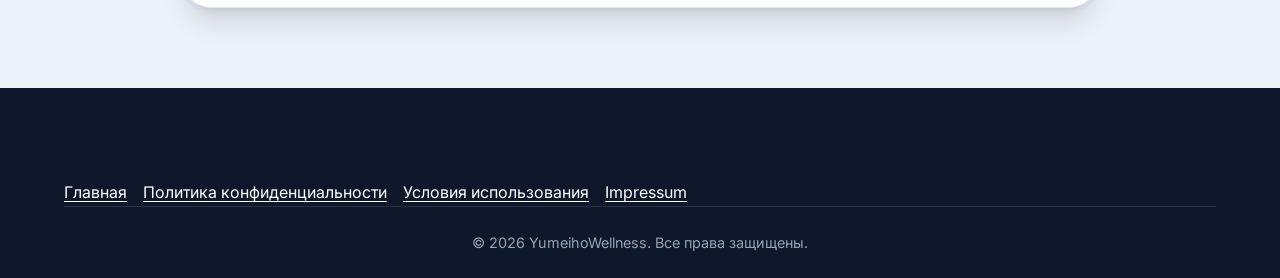
<file: impressum.html>
<!DOCTYPE html>
<html lang="de">

<head>
    <meta charset="UTF-8">
    <meta name="viewport" content="width=device-width, initial-scale=1.0">
    <title>Impressum | YumeihoWellness</title>
    <meta name="description" content="Impressum von YumeihoWellness gemaess deutschem Recht.">
    <link rel="preconnect" href="https://fonts.googleapis.com">
    <link rel="preconnect" href="https://fonts.gstatic.com" crossorigin>
    <link
        href="https://fonts.googleapis.com/css2?family=Inter:wght@400;500;600&family=Outfit:wght@300;500;700;800&display=swap"
        rel="stylesheet">
    <link rel="stylesheet" href="https://cdnjs.cloudflare.com/ajax/libs/font-awesome/6.4.0/css/all.min.css">
    <link rel="stylesheet" href="styles.css?v=20260324b">
</head>

<body class="legal-page">
    <div class="bg-shape bg-shape-1"></div>
    <div class="bg-shape bg-shape-2"></div>

    <header class="header">
        <div class="container header-container">
            <a href="index.html" class="logo">
                <i class="fa-solid fa-leaf"></i> <span>Yumeiho</span>Wellness
            </a>
            <div class="legal-header-actions">
                <div class="lang-switcher" aria-label="Language switcher">
                    <button type="button" class="lang-btn" data-lang="ru">RU</button>
                    <button type="button" class="lang-btn" data-lang="de">DE</button>
                </div>
                <a href="index.html" class="btn btn-secondary btn-sm" id="legal-home-link">Zur Startseite</a>
            </div>
        </div>
    </header>

    <main class="legal-shell">
        <div class="container">
            <article class="legal-card" data-legal-page="impressum">
                <div class="legal-kicker"><i class="fa-solid fa-scale-balanced"></i> Impressum</div>
                <h1 class="legal-title">Impressum</h1>
                <p class="legal-updated">Stand: 20.03.2026</p>
                <p class="legal-lead">Anbieterkennzeichnung fuer diese Website gemaess den Informationspflichten nach deutschem Recht, insbesondere fuer einen kommerziellen Online-Auftritt in Deutschland.</p>

                <div class="legal-actions">
                    <a href="datenschutz.html" class="btn btn-primary btn-sm">Datenschutz</a>
                    <a href="nutzungsbedingungen.html" class="btn btn-secondary btn-sm">Nutzungsbedingungen</a>
                </div>

                <section class="legal-section">
                    <h2>Angaben gemaess § 5 DDG</h2>
                    <p>Pavel Boyko<br>YumeihoWellness<br>Gerther Str. 42<br>44805 Bochum<br>Deutschland</p>
                </section>

                <section class="legal-section">
                    <h2>Kontakt</h2>
                    <p>Telefon: <a href="tel:+4915237241232">+49 1523 7241232</a><br>E-Mail: <a href="mailto:info@yumeihowellness.com">info@yumeihowellness.com</a></p>
                </section>

                <section class="legal-section">
                    <h2>Verantwortlich fuer den Inhalt nach § 18 Abs. 2 MStV</h2>
                    <p>Pavel Boyko<br>Gerther Str. 42<br>44805 Bochum<br>Deutschland</p>
                </section>

                <section class="legal-section">
                    <h2>Hinweis zur beruflichen Einordnung</h2>
                    <p>Diese Website informiert ueber Leistungen im Bereich Bewegung, Wellness und Beratung. Soweit fuer einzelne Taetigkeiten zusaetzliche berufsrechtliche oder erlaubnisrechtliche Angaben erforderlich sind, muessen diese fuer den konkreten Geschaeftsbetrieb gesondert ergaenzt werden.</p>
                </section>

                <section class="legal-section">
                    <h2>Haftung fuer Inhalte</h2>
                    <p>Die Inhalte dieser Website wurden mit groesstmoeglicher Sorgfalt erstellt. Fuer die Richtigkeit, Vollstaendigkeit und Aktualitaet der Inhalte kann jedoch keine Gewaehr uebernommen werden, soweit gesetzlich zulaessig.</p>
                </section>

                <section class="legal-section">
                    <h2>Haftung fuer Links</h2>
                    <p>Diese Website enthaelt Links zu externen Webseiten Dritter. Auf deren Inhalte besteht kein Einfluss. Fuer die Inhalte der verlinkten Seiten sind ausschliesslich deren Betreiber verantwortlich.</p>
                </section>

                <section class="legal-section">
                    <h2>Urheberrecht</h2>
                    <p>Die durch den Seitenbetreiber erstellten Inhalte und Werke auf dieser Website unterliegen dem deutschen Urheberrecht. Jede Verwertung ausserhalb der Grenzen des Urheberrechts bedarf der vorherigen Zustimmung des jeweiligen Rechteinhabers.</p>
                </section>
            </article>
        </div>
    </main>

    <footer class="footer">
        <div class="container">
            <div class="legal-footer-links">
                <a href="index.html">Startseite</a>
                <a href="datenschutz.html">Datenschutz</a>
                <a href="nutzungsbedingungen.html">Nutzungsbedingungen</a>
                <a href="impressum.html">Impressum</a>
            </div>
            <div class="footer-bottom">
                <div class="container">
                    <p>&copy; 2026 YumeihoWellness. Alle Rechte vorbehalten.</p>
                </div>
            </div>
        </div>
    </footer>
    <script src="legal.js?v=20260324b"></script>
</body>

</html>
</file>
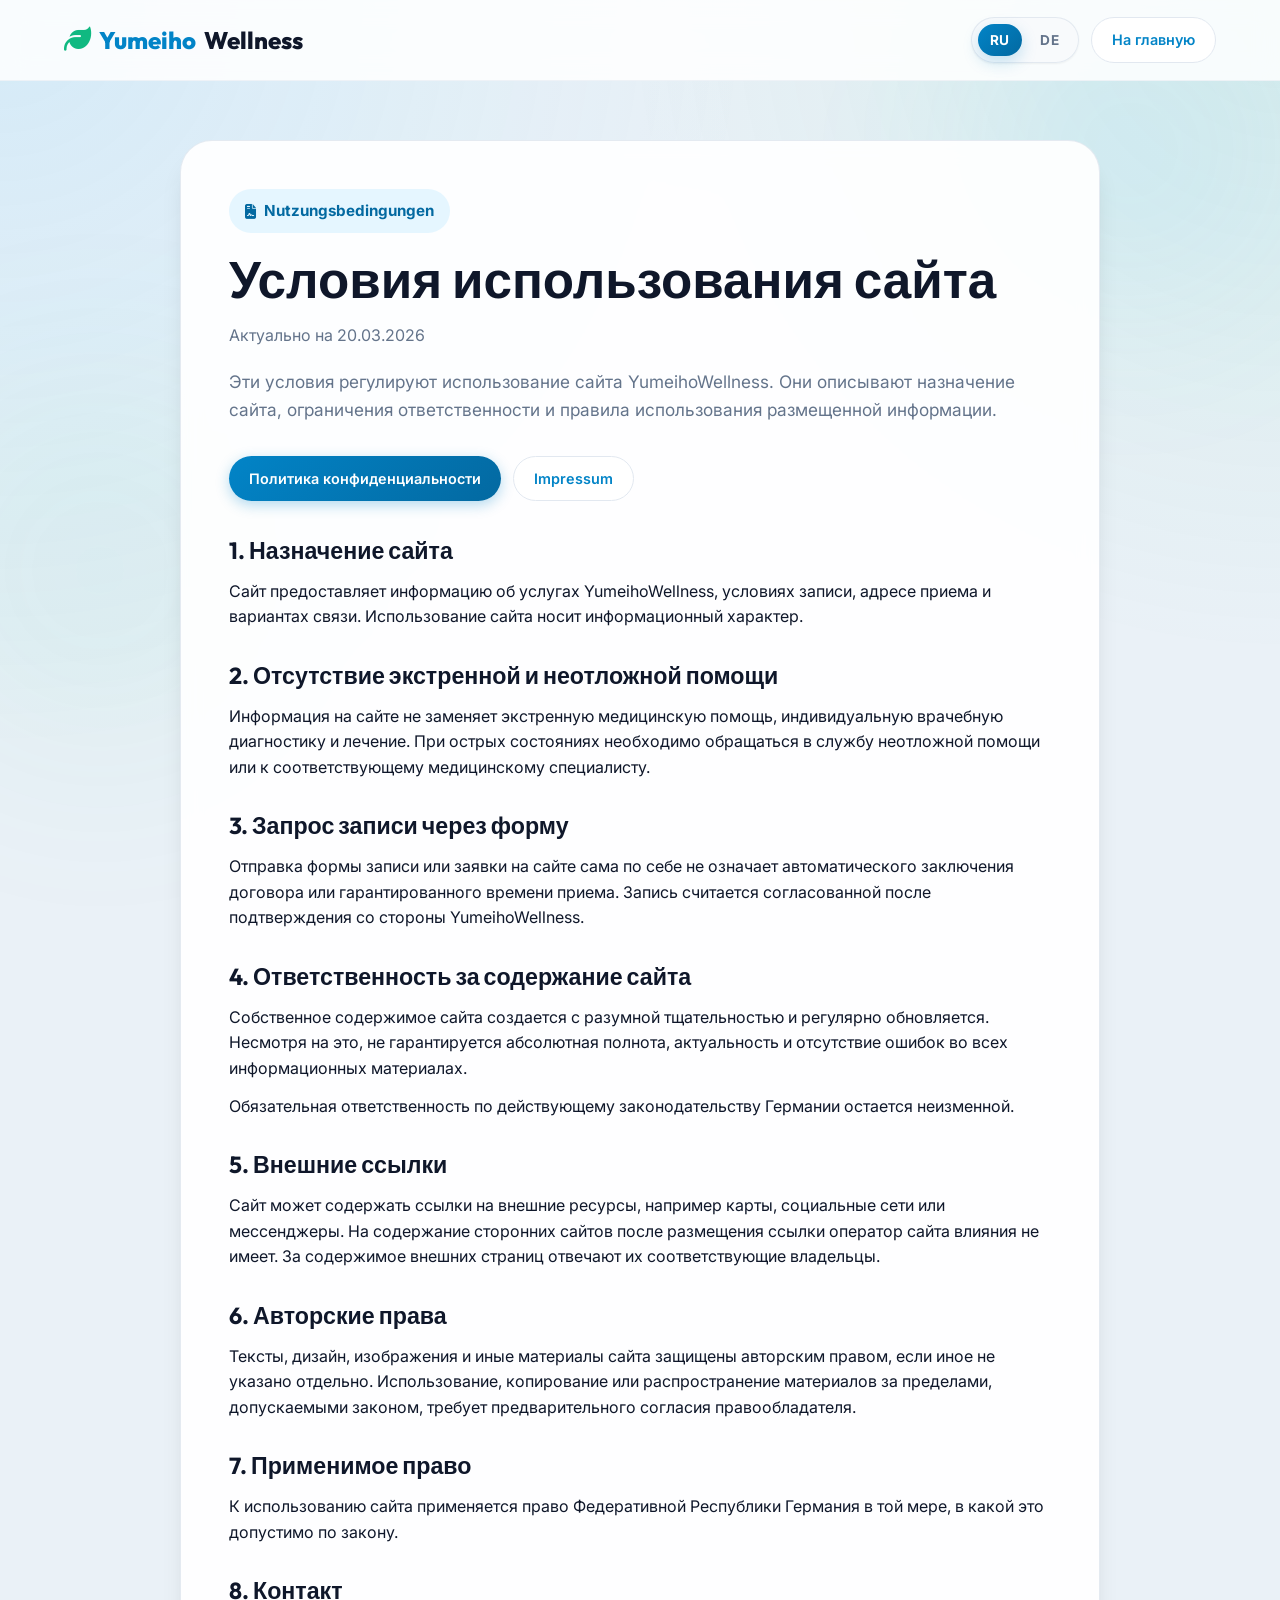
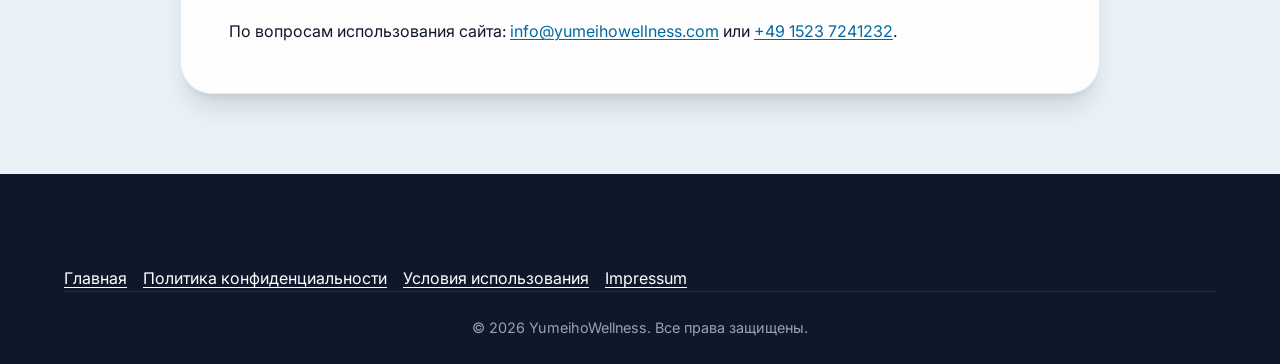
<file: nutzungsbedingungen.html>
<!DOCTYPE html>
<html lang="ru">

<head>
    <meta charset="UTF-8">
    <meta name="viewport" content="width=device-width, initial-scale=1.0">
    <title>Nutzungsbedingungen | YumeihoWellness</title>
    <meta name="description" content="Условия использования сайта YumeihoWellness.">
    <link rel="preconnect" href="https://fonts.googleapis.com">
    <link rel="preconnect" href="https://fonts.gstatic.com" crossorigin>
    <link
        href="https://fonts.googleapis.com/css2?family=Inter:wght@400;500;600&family=Outfit:wght@300;500;700;800&display=swap"
        rel="stylesheet">
    <link rel="stylesheet" href="https://cdnjs.cloudflare.com/ajax/libs/font-awesome/6.4.0/css/all.min.css">
    <link rel="stylesheet" href="styles.css?v=20260324b">
</head>

<body class="legal-page">
    <div class="bg-shape bg-shape-1"></div>
    <div class="bg-shape bg-shape-2"></div>

    <header class="header">
        <div class="container header-container">
            <a href="index.html" class="logo">
                <i class="fa-solid fa-leaf"></i> <span>Yumeiho</span>Wellness
            </a>
            <div class="legal-header-actions">
                <div class="lang-switcher" aria-label="Language switcher">
                    <button type="button" class="lang-btn" data-lang="ru">RU</button>
                    <button type="button" class="lang-btn" data-lang="de">DE</button>
                </div>
                <a href="index.html" class="btn btn-secondary btn-sm" id="legal-home-link">На главную</a>
            </div>
        </div>
    </header>

    <main class="legal-shell">
        <div class="container">
            <article class="legal-card" data-legal-page="terms">
                <div class="legal-kicker"><i class="fa-solid fa-file-contract"></i> Nutzungsbedingungen</div>
                <h1 class="legal-title">Условия использования сайта</h1>
                <p class="legal-updated">Актуально на 20.03.2026</p>
                <p class="legal-lead">Эти условия регулируют использование сайта YumeihoWellness. Они описывают назначение сайта, ограничения ответственности и правила использования размещенной информации.</p>

                <div class="legal-actions">
                    <a href="datenschutz.html" class="btn btn-primary btn-sm">Политика конфиденциальности</a>
                    <a href="impressum.html" class="btn btn-secondary btn-sm">Impressum</a>
                </div>

                <section class="legal-section">
                    <h2>1. Назначение сайта</h2>
                    <p>Сайт предоставляет информацию об услугах YumeihoWellness, условиях записи, адресе приема и вариантах связи. Использование сайта носит информационный характер.</p>
                </section>

                <section class="legal-section">
                    <h2>2. Отсутствие экстренной и неотложной помощи</h2>
                    <p>Информация на сайте не заменяет экстренную медицинскую помощь, индивидуальную врачебную диагностику и лечение. При острых состояниях необходимо обращаться в службу неотложной помощи или к соответствующему медицинскому специалисту.</p>
                </section>

                <section class="legal-section">
                    <h2>3. Запрос записи через форму</h2>
                    <p>Отправка формы записи или заявки на сайте сама по себе не означает автоматического заключения договора или гарантированного времени приема. Запись считается согласованной после подтверждения со стороны YumeihoWellness.</p>
                </section>

                <section class="legal-section">
                    <h2>4. Ответственность за содержание сайта</h2>
                    <p>Собственное содержимое сайта создается с разумной тщательностью и регулярно обновляется. Несмотря на это, не гарантируется абсолютная полнота, актуальность и отсутствие ошибок во всех информационных материалах.</p>
                    <p>Обязательная ответственность по действующему законодательству Германии остается неизменной.</p>
                </section>

                <section class="legal-section">
                    <h2>5. Внешние ссылки</h2>
                    <p>Сайт может содержать ссылки на внешние ресурсы, например карты, социальные сети или мессенджеры. На содержание сторонних сайтов после размещения ссылки оператор сайта влияния не имеет. За содержимое внешних страниц отвечают их соответствующие владельцы.</p>
                </section>

                <section class="legal-section">
                    <h2>6. Авторские права</h2>
                    <p>Тексты, дизайн, изображения и иные материалы сайта защищены авторским правом, если иное не указано отдельно. Использование, копирование или распространение материалов за пределами, допускаемыми законом, требует предварительного согласия правообладателя.</p>
                </section>

                <section class="legal-section">
                    <h2>7. Применимое право</h2>
                    <p>К использованию сайта применяется право Федеративной Республики Германия в той мере, в какой это допустимо по закону.</p>
                </section>

                <section class="legal-section">
                    <h2>8. Контакт</h2>
                    <p>По вопросам использования сайта: <a href="mailto:info@yumeihowellness.com">info@yumeihowellness.com</a> или <a href="tel:+4915237241232">+49 1523 7241232</a>.</p>
                </section>
            </article>
        </div>
    </main>

    <footer class="footer">
        <div class="container">
            <div class="legal-footer-links">
                <a href="index.html">Главная</a>
                <a href="datenschutz.html">Политика конфиденциальности</a>
                <a href="nutzungsbedingungen.html">Условия использования</a>
                <a href="impressum.html">Impressum</a>
            </div>
            <div class="footer-bottom">
                <div class="container">
                    <p>&copy; 2026 YumeihoWellness. Все права защищены.</p>
                </div>
            </div>
        </div>
    </footer>
    <script src="legal.js?v=20260324b"></script>
</body>

</html>
</file>
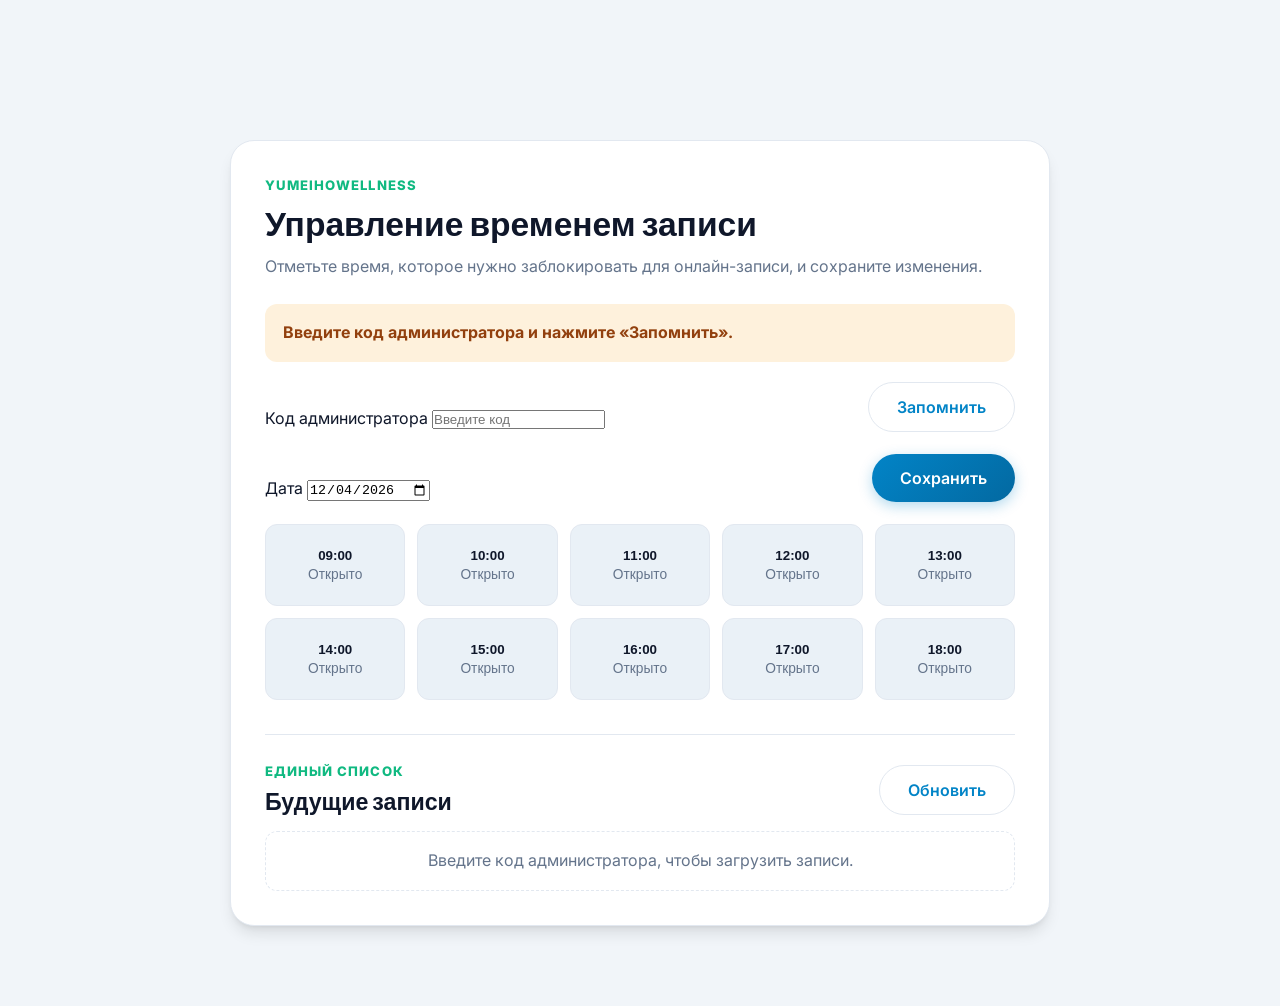
<file: slot-admin.html>
<!DOCTYPE html>
<html lang="ru">

<head>
    <meta charset="UTF-8">
    <meta name="viewport" content="width=device-width, initial-scale=1.0">
    <title>Управление временем | YumeihoWellness</title>
    <meta name="robots" content="noindex, nofollow">
    <link rel="preconnect" href="https://fonts.googleapis.com">
    <link rel="preconnect" href="https://fonts.gstatic.com" crossorigin>
    <link href="https://fonts.googleapis.com/css2?family=Inter:wght@400;500;600&family=Outfit:wght@500;700;800&display=swap" rel="stylesheet">
    <link rel="stylesheet" href="styles.css?v=20260804a">
</head>

<body class="booking-page">
    <main class="booking-main">
        <section class="booking-shell">
            <div class="container">
                <div class="admin-panel">
                    <div class="admin-header">
                        <p class="booking-kicker">YumeihoWellness</p>
                        <h1>Управление временем записи</h1>
                        <p>Отметьте время, которое нужно заблокировать для онлайн-записи, и сохраните изменения.</p>
                    </div>

                    <div id="admin-status" class="payment-status" hidden></div>

                    <div class="admin-token-row">
                        <div class="date-input-wrap">
                            <label for="admin-token">Код администратора</label>
                            <input type="password" id="admin-token" autocomplete="current-password" placeholder="Введите код">
                        </div>
                        <button type="button" class="btn btn-secondary btn-md" id="save-token">Запомнить</button>
                    </div>

                    <div class="admin-controls">
                        <div class="date-input-wrap">
                            <label for="admin-date">Дата</label>
                            <input type="date" id="admin-date">
                        </div>
                        <button type="button" class="btn btn-primary btn-md" id="save-blocks">Сохранить</button>
                    </div>

                    <div class="admin-slots" id="admin-slots"></div>

                    <div class="admin-bookings-section">
                        <div class="admin-section-head">
                            <div>
                                <p class="booking-kicker">Единый список</p>
                                <h2>Будущие записи</h2>
                            </div>
                            <button type="button" class="btn btn-secondary btn-md" id="refresh-bookings">Обновить</button>
                        </div>
                        <div class="admin-bookings" id="admin-bookings"></div>
                    </div>
                </div>
            </div>
        </section>
    </main>

    <script src="slot-admin.js?v=20260804b"></script>
</body>

</html>
</file>
<file: styles.css>
/* Variables */
:root {
    /* Colors */
    --primary: #0284c7;
    /* Medical Blue */
    --primary-light: #38bdf8;
    --primary-dark: #0369a1;
    --secondary: #10b981;
    /* Soft Green */
    --secondary-hover: #059669;

    --bg-main: #f1f5f9;
    --bg-light: #eaf1f7;
    --bg-card: #ffffff;

    --text-main: #0f172a;
    --text-muted: #64748b;
    --text-light: #94a3b8;

    --border: #e2e8f0;

    /* Typography */
    --font-heading: 'Outfit', sans-serif;
    --font-body: 'Inter', sans-serif;

    /* Shadows & Transitions */
    --shadow-sm: 0 1px 2px 0 rgb(0 0 0 / 0.05);
    --shadow-md: 0 4px 6px -1px rgb(0 0 0 / 0.1), 0 2px 4px -2px rgb(0 0 0 / 0.1);
    --shadow-lg: 0 10px 15px -3px rgb(0 0 0 / 0.1), 0 4px 6px -4px rgb(0 0 0 / 0.1);
    --shadow-xl: 0 20px 25px -5px rgb(0 0 0 / 0.1), 0 8px 10px -6px rgb(0 0 0 / 0.1);
    --shadow-glass: 0 8px 32px 0 rgba(31, 38, 135, 0.07);

    --transition: all 0.3s cubic-bezier(0.4, 0, 0.2, 1);
    --radius-md: 12px;
    --radius-lg: 24px;
}

/* Reset & Base */
*,
*::before,
*::after {
    box-sizing: border-box;
    margin: 0;
    padding: 0;
}

html {
    scroll-behavior: smooth;
    scroll-padding-top: 80px;
    /* For fixed header */
}

body {
    font-family: var(--font-body);
    font-size: 16px;
    line-height: 1.6;
    color: var(--text-main);
    background-color: var(--bg-main);
    overflow-x: hidden;
}

img {
    max-width: 100%;
    height: auto;
    display: block;
}

a {
    text-decoration: none;
    color: inherit;
    transition: var(--transition);
}

ul {
    list-style: none;
}

/* Layout */
.container {
    width: 100%;
    max-width: 1200px;
    margin: 0 auto;
    padding: 0 24px;
}

.section {
    padding: 100px 0;
    position: relative;
    z-index: 2;
}

.bg-light {
    background-color: var(--bg-light);
}

/* Typography */
h1,
h2,
h3,
h4,
h5,
h6 {
    font-family: var(--font-heading);
    font-weight: 700;
    line-height: 1.2;
    color: var(--text-main);
}

.section-header {
    text-align: center;
    max-width: 800px;
    margin: 0 auto 60px;
}

.section-title {
    font-size: 2.5rem;
    margin-bottom: 16px;
    position: relative;
    display: inline-block;
}

.section-title.text-left {
    text-align: left;
    margin-bottom: 24px;
}

.section-subtitle {
    font-size: 1.125rem;
    color: var(--text-muted);
}

/* Buttons */
.btn {
    display: inline-flex;
    align-items: center;
    justify-content: center;
    gap: 8px;
    font-weight: 600;
    border-radius: 50px;
    transition: var(--transition);
    cursor: pointer;
    border: none;
    font-family: var(--font-body);
    text-align: center;
}

.btn-sm {
    padding: 10px 20px;
    font-size: 0.9rem;
}

.btn-md {
    padding: 14px 28px;
    font-size: 1rem;
}

.btn-lg {
    padding: 16px 36px;
    font-size: 1.125rem;
}

.btn-block {
    width: 100%;
}

.btn-primary {
    background: linear-gradient(135deg, var(--primary) 0%, var(--primary-dark) 100%);
    color: white;
    box-shadow: 0 4px 14px rgba(2, 132, 199, 0.3);
}

.btn-primary:hover {
    transform: translateY(-2px);
    box-shadow: 0 6px 20px rgba(2, 132, 199, 0.4);
    color: white;
}

.btn-secondary {
    background: white;
    color: var(--primary);
    border: 1px solid var(--border);
}

.btn-secondary:hover {
    border-color: var(--primary);
    background: var(--bg-light);
    transform: translateY(-2px);
}

.btn-white {
    background: white;
    color: var(--text-main);
    box-shadow: var(--shadow-md);
}

.btn-white:hover {
    transform: translateY(-2px);
    box-shadow: var(--shadow-lg);
}

.btn-offer-pulse {
    background: #ef4444;
    color: white;
    border: 1px solid rgba(255, 255, 255, 0.22);
    animation: offerPulse 1.35s ease-in-out infinite;
    box-shadow: 0 0 0 0 rgba(239, 68, 68, 0.5);
}

.btn-offer-pulse:hover {
    background: #dc2626;
    color: white;
    animation-play-state: paused;
}

.btn-whatsapp {
    background: white;
    color: #25D366;
    border: 1px solid #25D366;
}

.btn-whatsapp:hover {
    background: #f0fdf4;
    border-color: #16a34a;
    color: #16a34a;
    transform: translateY(-2px);
}

.icon-only-btn {
    width: 52px;
    min-width: 52px;
    height: 52px;
    padding: 0;
    border-radius: 999px;
    font-size: 1.1rem;
}

@keyframes offerPulse {
    0% {
        transform: scale(1);
        box-shadow: 0 0 0 0 rgba(239, 68, 68, 0.45);
    }

    50% {
        transform: scale(1.04);
        box-shadow: 0 0 0 14px rgba(239, 68, 68, 0);
    }

    100% {
        transform: scale(1);
        box-shadow: 0 0 0 0 rgba(239, 68, 68, 0);
    }
}

/* Background Decorations */
.bg-shape {
    position: absolute;
    border-radius: 50%;
    filter: blur(80px);
    z-index: 1;
    opacity: 0.5;
    pointer-events: none;
}

.bg-shape-1 {
    top: -100px;
    right: -100px;
    width: 500px;
    height: 500px;
    background: radial-gradient(circle, rgba(56, 189, 248, 0.2) 0%, rgba(2, 132, 199, 0) 70%);
}

.bg-shape-2 {
    top: 30%;
    left: -200px;
    width: 600px;
    height: 600px;
    background: radial-gradient(circle, rgba(16, 185, 129, 0.15) 0%, rgba(16, 185, 129, 0) 70%);
}

/* Header & Nav */
.header {
    position: fixed;
    top: 0;
    left: 0;
    width: 100%;
    z-index: 100;
    background: rgba(255, 255, 255, 0.85);
    backdrop-filter: blur(12px);
    -webkit-backdrop-filter: blur(12px);
    border-bottom: 1px solid rgba(226, 232, 240, 0.5);
    transition: var(--transition);
}

.header.scrolled {
    box-shadow: var(--shadow-sm);
    background: rgba(255, 255, 255, 0.95);
}

.header-container {
    display: flex;
    justify-content: space-between;
    align-items: center;
    height: 80px;
}

.logo {
    font-family: var(--font-heading);
    font-size: 1.5rem;
    font-weight: 800;
    color: var(--text-main);
    display: flex;
    align-items: center;
    gap: 8px;
}

.logo span {
    color: var(--primary);
}

.logo i {
    color: var(--secondary);
    font-size: 1.7rem;
}

.nav-list {
    display: flex;
    gap: 32px;
}

.nav-link {
    font-weight: 500;
    color: var(--text-muted);
    font-size: 0.95rem;
    position: relative;
    padding: 8px 0;
}

.nav-link::after {
    content: '';
    position: absolute;
    bottom: 0;
    left: 0;
    width: 0;
    height: 2px;
    background: var(--primary);
    transition: var(--transition);
}

.nav-link:hover,
.nav-link.active {
    color: var(--primary);
}

.nav-link:hover::after,
.nav-link.active::after {
    width: 100%;
}

.header-actions {
    display: flex;
    align-items: center;
    gap: 20px;
}

.lang-switcher {
    display: inline-flex;
    align-items: center;
    gap: 6px;
    padding: 6px;
    background: rgba(248, 250, 252, 0.92);
    border: 1px solid rgba(226, 232, 240, 0.95);
    border-radius: 999px;
    box-shadow: var(--shadow-sm);
}

.lang-switcher.desktop-only {
    display: inline-flex;
}

.lang-btn {
    min-width: 44px;
    padding: 8px 12px;
    border: none;
    border-radius: 999px;
    background: transparent;
    color: var(--text-muted);
    font-family: var(--font-body);
    font-size: 0.85rem;
    font-weight: 700;
    letter-spacing: 0.04em;
    cursor: pointer;
    transition: var(--transition);
}

.lang-btn:hover {
    color: var(--primary-dark);
    background: rgba(56, 189, 248, 0.12);
}

.lang-btn.is-active {
    background: linear-gradient(135deg, var(--primary) 0%, var(--primary-dark) 100%);
    color: white;
    box-shadow: 0 6px 16px rgba(2, 132, 199, 0.22);
}

.phone-link {
    font-weight: 600;
    color: var(--text-main);
    display: flex;
    align-items: center;
    gap: 8px;
}

.phone-link i {
    color: var(--primary);
}

.phone-link:hover {
    color: var(--primary);
}

.mobile-toggle {
    display: none;
    background: none;
    border: none;
    font-size: 1.5rem;
    color: var(--text-main);
    cursor: pointer;
}

.mobile-only {
    display: none;
}

/* Hero Section */
.hero {
    padding: 160px 0 100px;
    min-height: 100vh;
    display: flex;
    align-items: center;
    position: relative;
    overflow: hidden;
}

.hero-container {
    display: grid;
    grid-template-columns: 1fr 1fr;
    gap: 60px;
    align-items: center;
}

.badge {
    display: inline-block;
    padding: 6px 16px;
    background: rgba(2, 132, 199, 0.1);
    color: var(--primary);
    border-radius: 50px;
    font-weight: 600;
    font-size: 0.875rem;
    margin-bottom: 24px;
}

.hero-title {
    font-size: 3.5rem;
    margin-bottom: 16px;
    letter-spacing: -0.02em;
}

.hero-subtitle {
    font-size: 1.5rem;
    font-weight: 400;
    color: var(--text-muted);
    margin-bottom: 24px;
    font-family: var(--font-body);
}

.hero-text {
    font-size: 1.125rem;
    color: var(--text-muted);
    margin-bottom: 40px;
    max-width: 500px;
}

.hero-buttons {
    display: flex;
    gap: 16px;
}

.hero-image {
    position: relative;
}

.image-wrapper {
    position: relative;
    width: 100%;
    aspect-ratio: 1;
    background: linear-gradient(135deg, var(--bg-light) 0%, #e0f2fe 100%);
    border-radius: 40px;
    display: flex;
    align-items: center;
    justify-content: center;
    box-shadow: var(--shadow-xl);
}

.hero-illustration {
    font-size: 8rem;
    color: var(--primary);
    opacity: 0.8;
}

.floating-card {
    position: absolute;
    background: rgba(255, 255, 255, 0.9);
    backdrop-filter: blur(10px);
    padding: 16px 20px;
    border-radius: var(--radius-md);
    box-shadow: var(--shadow-glass);
    display: flex;
    align-items: center;
    gap: 12px;
    border: 1px solid rgba(255, 255, 255, 0.5);
    animation: float 6s ease-in-out infinite;
}

.card-1 {
    top: 10%;
    left: -10%;
    animation-delay: 0s;
}

.card-2 {
    bottom: 15%;
    right: -10%;
    animation-delay: 3s;
}

.card-icon {
    width: 40px;
    height: 40px;
    border-radius: 50%;
    background: var(--primary-light);
    color: white;
    display: flex;
    align-items: center;
    justify-content: center;
    font-size: 1.2rem;
}

.card-2 .card-icon {
    background: var(--secondary);
}

.card-text strong {
    display: block;
    font-size: 1.1rem;
    color: var(--text-main);
    line-height: 1.2;
}

.card-text span {
    font-size: 0.8rem;
    color: var(--text-muted);
}

@keyframes float {
    0% {
        transform: translateY(0px);
    }

    50% {
        transform: translateY(-15px);
    }

    100% {
        transform: translateY(0px);
    }
}

/* Services */
.services-grid {
    display: grid;
    grid-template-columns: repeat(3, 1fr);
    gap: 30px;
}

.service-card {
    background: var(--bg-card);
    border-radius: var(--radius-lg);
    padding: 40px 30px;
    border: 1px solid var(--border);
    transition: var(--transition);
    text-align: center;
    display: flex;
    flex-direction: column;
    align-items: center;
    height: 100%;
}

.service-card:hover {
    transform: translateY(-10px);
    box-shadow: var(--shadow-xl);
    border-color: transparent;
}

.service-icon {
    width: 88px;
    height: 88px;
    border-radius: 20px;
    background: rgba(2, 132, 199, 0.05);
    display: inline-flex;
    align-items: center;
    justify-content: center;
    margin-bottom: 24px;
    transition: var(--transition);
}

.service-icon img {
    width: 62px;
    height: 62px;
    object-fit: contain;
    filter: saturate(125%) hue-rotate(-2deg) brightness(0.95) contrast(1.03);
}

.service-card:hover .service-icon {
    background: rgba(2, 132, 199, 0.12);
    transform: scale(1.04);
}

.service-title {
    font-size: 1.25rem;
    margin-bottom: 12px;
    min-height: 2.8em;
    display: flex;
    align-items: center;
    justify-content: center;
}

.service-desc {
    color: var(--text-muted);
    font-size: 0.95rem;
    line-height: 1.6;
    min-height: 4.8em;
    max-width: 30ch;
    margin: 0 auto;
}

/* About / Advantages */
.about-grid {
    display: grid;
    grid-template-columns: 1fr 1fr;
    gap: 60px;
    align-items: center;
}

.about-text {
    font-size: 1.125rem;
    color: var(--text-muted);
    margin-bottom: 30px;
}

.about-list {
    margin-bottom: 40px;
}

.about-list li {
    display: flex;
    align-items: flex-start;
    gap: 12px;
    margin-bottom: 16px;
    font-size: 1.05rem;
}

.about-list i {
    color: var(--secondary);
    font-size: 1.2rem;
    margin-top: 4px;
}

.stats-grid {
    display: grid;
    grid-template-columns: repeat(2, 1fr);
    gap: 20px;
}

.stat-card {
    background: var(--bg-card);
    padding: 30px;
    border-radius: var(--radius-md);
    box-shadow: var(--shadow-md);
    text-align: center;
    border: 1px solid var(--border);
}

.stat-number {
    font-family: var(--font-heading);
    font-size: 3rem;
    font-weight: 800;
    color: var(--primary);
    line-height: 1;
    margin-bottom: 8px;
}

.stat-label {
    font-weight: 500;
    color: var(--text-main);
}

/* Pricing */
.special-offer {
    background: linear-gradient(135deg, var(--secondary) 0%, var(--secondary-hover) 100%);
    color: white;
    border-radius: var(--radius-lg);
    padding: 30px 40px;
    display: flex;
    align-items: center;
    justify-content: space-between;
    margin-bottom: 50px;
    box-shadow: 0 10px 25px rgba(16, 185, 129, 0.3);
}

.offer-content {
    display: flex;
    align-items: center;
    gap: 20px;
}

.offer-icon {
    font-size: 2.5rem;
}

.offer-text h3 {
    color: white;
    margin-bottom: 4px;
    font-size: 1.5rem;
}

.offer-price {
    font-family: var(--font-heading);
    font-size: 3rem;
    font-weight: 800;
}

.table-container {
    overflow-x: auto;
    background: var(--bg-card);
    border-radius: var(--radius-lg);
    box-shadow: var(--shadow-lg);
    border: 1px solid var(--border);
}

.pricing-table {
    width: 100%;
    border-collapse: collapse;
    min-width: 600px;
}

.pricing-table th,
.pricing-table td {
    padding: 20px 30px;
    text-align: left;
    border-bottom: 1px solid var(--border);
}

.pricing-table th {
    background: var(--bg-light);
    font-family: var(--font-heading);
    font-weight: 600;
    color: var(--text-muted);
    text-transform: uppercase;
    font-size: 0.875rem;
    letter-spacing: 0.05em;
}

.pricing-table tr:last-child td {
    border-bottom: none;
}

.pricing-table tbody tr {
    transition: var(--transition);
}

.pricing-table tbody tr:hover {
    background: var(--bg-light);
}

.pricing-table td:first-child {
    font-weight: 600;
    color: var(--text-main);
}

.pricing-table td:nth-child(3) {
    font-weight: 700;
    color: var(--primary);
    font-size: 1.125rem;
}

.service-book-link,
.price-book-link {
    display: inline-flex;
    align-items: center;
    justify-content: center;
    min-height: 38px;
    padding: 9px 16px;
    border-radius: 999px;
    background: rgba(2, 132, 199, 0.1);
    color: var(--primary);
    font-weight: 700;
    font-size: 0.95rem;
}

.service-book-link {
    margin-top: 18px;
}

.service-book-link:hover,
.price-book-link:hover {
    background: var(--primary);
    color: white;
    transform: translateY(-2px);
}

.pricing-table td:last-child {
    white-space: nowrap;
}

.discount {
    display: inline-block;
    background: #ef4444;
    color: white;
    font-size: 0.75rem;
    padding: 2px 8px;
    border-radius: 10px;
    margin-left: 8px;
    vertical-align: middle;
}

/* Specialist */
.specialist-card {
    background: var(--bg-card);
    border-radius: var(--radius-lg);
    border: 1px solid var(--border);
    box-shadow: var(--shadow-lg);
    overflow: hidden;
    display: grid;
    grid-template-columns: minmax(300px, 430px) 1fr;
    align-items: stretch;
}

.specialist-photo-wrap {
    min-height: 460px;
    background: linear-gradient(135deg, #f8fafc 0%, #eef2f7 100%);
}

.specialist-photo {
    width: 100%;
    height: 100%;
    object-fit: cover;
    display: block;
}

.specialist-content {
    padding: 44px 42px;
    display: flex;
    flex-direction: column;
}

.specialist-badge {
    margin-bottom: 12px;
    font-size: 0.9rem;
    letter-spacing: 0.03em;
    text-transform: uppercase;
    font-weight: 700;
    color: var(--primary);
}

.specialist-title {
    font-size: clamp(1.8rem, 2.6vw, 2.35rem);
    margin-bottom: 10px;
}

.specialist-subtitle {
    font-size: 1.06rem;
    line-height: 1.7;
    color: var(--text-muted);
    margin-bottom: 20px;
}

.specialist-points {
    list-style: none;
    margin: 0 0 30px;
    padding: 0;
    display: grid;
    gap: 12px;
}

.specialist-points li {
    display: flex;
    align-items: flex-start;
    gap: 10px;
    font-size: 1rem;
    color: var(--text-main);
}

.specialist-points i {
    color: var(--secondary);
    margin-top: 4px;
}

.specialist-cta {
    align-self: flex-start;
    padding: 14px 30px;
    margin-top: 4px;
    min-height: 52px;
}

/* Locations */
.locations-grid {
    display: grid;
    grid-template-columns: repeat(3, 1fr);
    gap: 30px;
}

.location-card {
    background: var(--bg-card);
    border-radius: var(--radius-lg);
    overflow: hidden;
    box-shadow: var(--shadow-md);
    transition: var(--transition);
}

.location-card:hover {
    transform: translateY(-5px);
    box-shadow: var(--shadow-xl);
}

.location-image {
    height: 200px;
    background: #e2e8f0;
    display: flex;
    align-items: center;
    justify-content: center;
    font-size: 4rem;
    color: var(--text-light);
}

.location-info {
    padding: 30px;
}

.location-info h3 {
    font-size: 1.25rem;
    margin-bottom: 16px;
}

.location-info p {
    color: var(--text-muted);
    margin-bottom: 8px;
    display: flex;
    align-items: center;
    gap: 10px;
}

.location-info i {
    color: var(--primary);
    width: 20px;
    text-align: center;
}

/* Contact / Form */
.contact-container {
    display: grid;
    grid-template-columns: 1fr 1fr;
    gap: 60px;
    align-items: center;
}

.contact-info h2 {
    font-size: 2.5rem;
    margin-bottom: 20px;
}

.contact-info p {
    font-size: 1.125rem;
    color: var(--text-muted);
    margin-bottom: 40px;
}

.contact-methods {
    display: flex;
    flex-direction: column;
    gap: 24px;
}

.method-item {
    display: flex;
    align-items: center;
    gap: 20px;
}

.method-icon {
    width: 60px;
    height: 60px;
    border-radius: 50%;
    background: rgba(16, 185, 129, 0.1);
    color: var(--secondary);
    display: flex;
    align-items: center;
    justify-content: center;
    font-size: 1.5rem;
}

.method-text span {
    display: block;
    color: var(--text-muted);
    font-size: 0.9rem;
}

.method-text strong {
    font-size: 1.25rem;
    color: var(--text-main);
}

.contact-form-wrapper {
    background: var(--bg-card);
    padding: 40px;
    border-radius: var(--radius-lg);
    box-shadow: var(--shadow-xl);
    border: 1px solid var(--border);
}

.form-title {
    font-size: 1.5rem;
    margin-bottom: 30px;
    text-align: center;
}

.form-group {
    margin-bottom: 20px;
}

.form-group label {
    display: block;
    margin-bottom: 8px;
    font-weight: 500;
    color: var(--text-main);
}

.input-icon-wrapper {
    position: relative;
}

.input-icon-wrapper i {
    position: absolute;
    left: 16px;
    top: 50%;
    transform: translateY(-50%);
    color: var(--text-light);
}

.input-icon-wrapper input {
    width: 100%;
    padding: 14px 16px 14px 45px;
    border: 1px solid var(--border);
    border-radius: var(--radius-md);
    font-family: var(--font-body);
    font-size: 1rem;
    transition: var(--transition);
    background: var(--bg-light);
    outline: none;
}

.input-icon-wrapper input:focus {
    border-color: var(--primary);
    background: white;
    box-shadow: 0 0 0 4px rgba(2, 132, 199, 0.1);
}

.form-disclaimer {
    margin-top: 16px;
    font-size: 0.8rem;
    color: var(--text-muted);
    text-align: center;
}

/* Booking */
.booking-page {
    min-height: 100vh;
}

.booking-header {
    background: rgba(255, 255, 255, 0.96);
    box-shadow: var(--shadow-sm);
}

.booking-main {
    padding-top: 84px;
}

.booking-shell {
    padding: 56px 0 80px;
}

.booking-layout {
    display: grid;
    grid-template-columns: minmax(0, 1fr) 360px;
    gap: 28px;
    align-items: start;
}

.booking-panel,
.booking-summary {
    background: var(--bg-card);
    border: 1px solid var(--border);
    border-radius: var(--radius-lg);
    box-shadow: var(--shadow-lg);
}

.booking-panel {
    padding: 34px;
}

.back-link {
    display: inline-flex;
    align-items: center;
    gap: 8px;
    margin-bottom: 24px;
    color: var(--primary);
    font-weight: 700;
}

.booking-kicker,
.summary-label {
    color: var(--secondary);
    font-size: 0.82rem;
    font-weight: 800;
    letter-spacing: 0.08em;
    text-transform: uppercase;
}

.booking-panel h1 {
    margin: 8px 0 12px;
    font-size: 2.45rem;
}

.booking-intro {
    max-width: 680px;
    margin-bottom: 30px;
    color: var(--text-muted);
    font-size: 1.06rem;
}

.booking-fieldset {
    margin: 0 0 30px;
    border: 0;
}

.booking-fieldset legend {
    margin-bottom: 14px;
    font-family: var(--font-heading);
    font-weight: 700;
    font-size: 1.2rem;
}

.service-options {
    display: grid;
    grid-template-columns: repeat(2, minmax(0, 1fr));
    gap: 12px;
}

.service-option,
.slot-option {
    display: flex;
    align-items: center;
    gap: 12px;
    border: 1px solid var(--border);
    border-radius: var(--radius-md);
    background: var(--bg-light);
    cursor: pointer;
    transition: var(--transition);
}

.service-option {
    justify-content: space-between;
    min-height: 92px;
    padding: 16px;
}

.service-option input,
.slot-option input {
    width: 18px;
    height: 18px;
    accent-color: var(--primary);
    flex: 0 0 auto;
}

.service-option span {
    display: grid;
    gap: 4px;
    flex: 1;
}

.service-option strong {
    line-height: 1.25;
}

.service-option small {
    color: var(--text-muted);
}

.service-option b {
    color: var(--primary);
    font-size: 1.15rem;
}

.service-option.is-selected,
.slot-option.is-selected {
    border-color: var(--primary);
    background: white;
    box-shadow: 0 0 0 4px rgba(2, 132, 199, 0.1);
}

.wheel-picker {
    display: grid;
    grid-template-columns: minmax(0, 1fr) 150px;
    gap: 14px;
    margin-bottom: 12px;
    padding: 16px;
    border: 1px solid var(--border);
    border-radius: var(--radius-lg);
    background: linear-gradient(180deg, #ffffff 0%, var(--bg-light) 100%);
    overflow: hidden;
}

.wheel-column {
    position: relative;
    min-width: 0;
}

.wheel-column::after {
    content: "";
    position: absolute;
    left: 0;
    right: 0;
    top: 135px;
    height: 50px;
    border: 1px solid rgba(2, 132, 199, 0.22);
    border-radius: var(--radius-md);
    background: rgba(2, 132, 199, 0.08);
    pointer-events: none;
}

.wheel-label {
    display: block;
    margin-bottom: 10px;
    color: var(--text-muted);
    font-size: 0.82rem;
    font-weight: 800;
    letter-spacing: 0.05em;
    text-transform: uppercase;
}

.wheel-list {
    height: 250px;
    padding: 100px 0;
    overflow-y: auto;
    scroll-snap-type: y mandatory;
    scrollbar-width: none;
    overscroll-behavior: contain;
    border-radius: var(--radius-md);
    mask-image: linear-gradient(to bottom, transparent 0, black 25%, black 75%, transparent 100%);
}

.wheel-list::-webkit-scrollbar {
    display: none;
}

.wheel-item {
    width: 100%;
    height: 50px;
    display: flex;
    align-items: center;
    justify-content: center;
    border: 0;
    background: transparent;
    color: var(--text-muted);
    font-family: var(--font-body);
    font-size: 1rem;
    font-weight: 700;
    scroll-snap-align: center;
    cursor: pointer;
    transition: color 0.18s ease, transform 0.18s ease;
}

.wheel-item.is-selected {
    color: var(--primary);
    transform: scale(1.08);
}

.wheel-empty {
    min-height: 50px;
    padding: 12px;
    color: var(--text-muted);
    display: flex;
    align-items: center;
    justify-content: center;
    text-align: center;
    font-weight: 700;
}

.wheel-selection {
    display: none;
}

.date-window-note {
    margin-bottom: 14px;
    color: var(--text-muted);
    font-size: 0.92rem;
}

.slot-option {
    min-height: 52px;
    padding: 12px 14px;
    font-weight: 700;
}

.form-row {
    display: grid;
    grid-template-columns: repeat(2, minmax(0, 1fr));
    gap: 16px;
}

.booking-summary {
    position: sticky;
    top: 104px;
    padding: 26px;
}

.booking-summary h2 {
    margin: 8px 0 22px;
    font-size: 1.45rem;
}

.summary-line,
.summary-total {
    display: flex;
    justify-content: space-between;
    gap: 18px;
    padding: 14px 0;
    border-top: 1px solid var(--border);
}

.summary-line span,
.summary-total span {
    color: var(--text-muted);
}

.summary-total strong {
    color: var(--primary);
    font-size: 1.7rem;
}

.summary-note {
    margin-top: 16px;
    color: var(--text-muted);
    font-size: 0.9rem;
    text-align: center;
}

.payment-status {
    margin-bottom: 20px;
    padding: 16px 18px;
    border-radius: var(--radius-md);
    font-weight: 700;
}

.payment-status.is-success {
    background: rgba(16, 185, 129, 0.12);
    color: #047857;
}

.payment-status.is-warning {
    background: rgba(245, 158, 11, 0.14);
    color: #92400e;
}

.payment-status.is-error {
    background: rgba(239, 68, 68, 0.12);
    color: #b91c1c;
}

.admin-panel {
    max-width: 820px;
    margin: 0 auto;
    padding: 34px;
    background: var(--bg-card);
    border: 1px solid var(--border);
    border-radius: var(--radius-lg);
    box-shadow: var(--shadow-lg);
}

.admin-header {
    margin-bottom: 24px;
}

.admin-header h1 {
    margin: 8px 0 10px;
    font-size: 2.1rem;
}

.admin-header p:last-child {
    color: var(--text-muted);
}

.admin-token-row,
.admin-controls {
    display: grid;
    grid-template-columns: minmax(0, 1fr) auto;
    gap: 16px;
    align-items: end;
    margin-bottom: 22px;
}

.admin-slots {
    display: grid;
    grid-template-columns: repeat(5, minmax(0, 1fr));
    gap: 12px;
}

.admin-bookings-section {
    margin-top: 34px;
    padding-top: 26px;
    border-top: 1px solid var(--border);
}

.admin-section-head {
    display: flex;
    align-items: end;
    justify-content: space-between;
    gap: 16px;
    margin-bottom: 16px;
}

.admin-section-head h2 {
    margin: 6px 0 0;
    font-size: 1.45rem;
}

.admin-bookings {
    display: grid;
    gap: 10px;
}

.admin-booking {
    display: grid;
    grid-template-columns: 1.2fr 1fr 0.8fr;
    gap: 14px;
    padding: 14px;
    border: 1px solid var(--border);
    border-radius: var(--radius-md);
    background: var(--bg-light);
}

.admin-booking strong,
.admin-booking span {
    display: block;
}

.admin-booking span {
    margin-top: 4px;
    color: var(--text-muted);
    font-size: 0.88rem;
}

.admin-empty {
    margin: 0;
    padding: 16px;
    border: 1px dashed var(--border);
    border-radius: var(--radius-md);
    color: var(--text-muted);
    text-align: center;
}

.is-error-text {
    color: #b91c1c;
}

.admin-slot {
    min-height: 82px;
    padding: 12px;
    border: 1px solid var(--border);
    border-radius: var(--radius-md);
    background: var(--bg-light);
    color: var(--text-main);
    cursor: pointer;
    transition: var(--transition);
}

.admin-slot strong,
.admin-slot span {
    display: block;
}

.admin-slot span {
    margin-top: 4px;
    color: var(--text-muted);
    font-size: 0.86rem;
}

.admin-slot.is-blocked {
    border-color: #ef4444;
    background: rgba(239, 68, 68, 0.12);
}

.admin-slot.is-blocked strong {
    color: #b91c1c;
}

.admin-slot.is-blocked span {
    color: #b91c1c;
}

/* Footer */
.footer {
    background: var(--text-main);
    color: white;
    padding-top: 80px;
}

.footer-container {
    display: grid;
    grid-template-columns: 2fr 1fr 1fr 1.5fr;
    gap: 40px;
    margin-bottom: 60px;
}

.footer-logo {
    color: white;
    margin-bottom: 20px;
}

.footer-desc {
    color: var(--text-light);
    margin-bottom: 24px;
    max-width: 300px;
}

.social-links {
    display: flex;
    gap: 16px;
}

.social-links a {
    width: 40px;
    height: 40px;
    border-radius: 50%;
    background: rgba(255, 255, 255, 0.1);
    display: flex;
    align-items: center;
    justify-content: center;
    color: white;
    transition: var(--transition);
}

.social-links a:hover {
    background: var(--primary);
    transform: translateY(-3px);
}

.footer-col h4 {
    color: white;
    font-size: 1.125rem;
    margin-bottom: 24px;
}

.footer-links li {
    margin-bottom: 12px;
}

.footer-links a {
    color: var(--text-light);
}

.footer-links a:hover {
    color: white;
    padding-left: 5px;
}

.contact-list li {
    color: var(--text-light);
    display: flex;
    gap: 12px;
}

.contact-list i {
    color: var(--primary-light);
    margin-top: 4px;
}

.footer-bottom {
    border-top: 1px solid rgba(255, 255, 255, 0.1);
    padding: 24px 0;
    text-align: center;
    color: var(--text-light);
    font-size: 0.9rem;
}

/* Mobile & Tablet Responsiveness */
@media (max-width: 1024px) {
    .hero-title {
        font-size: 3rem;
    }

    .services-grid {
        grid-template-columns: repeat(2, 1fr);
    }

    .stats-grid {
        grid-template-columns: 1fr 1fr;
    }

    .footer-container {
        grid-template-columns: 1fr 1fr;
        gap: 40px;
    }
}

@media (max-width: 900px) {
    .hero-container {
        grid-template-columns: 1fr;
        text-align: center;
    }

    .hero-text {
        margin: 0 auto 40px;
    }

    .hero-buttons {
        justify-content: center;
    }

    .hero-image {
        max-width: 500px;
        margin: 0 auto;
    }

    .about-grid,
    .contact-container {
        grid-template-columns: 1fr;
    }

    .booking-layout {
        grid-template-columns: 1fr;
    }

    .booking-summary {
        position: static;
    }

    .contact-container {
        gap: 32px;
    }

    .about-content {
        text-align: center;
    }

    .section-title.text-left {
        text-align: center;
    }

    .about-list li {
        text-align: left;
    }

    .special-offer {
        flex-direction: column;
        text-align: center;
        gap: 20px;
    }

    .specialist-card {
        grid-template-columns: 1fr;
    }

    .specialist-photo-wrap {
        min-height: 380px;
    }

    .specialist-content {
        padding: 30px 24px;
    }

    .specialist-cta {
        align-self: center;
    }
}

@media (max-width: 768px) {
    html,
    body {
        overflow-x: clip;
    }

    .container {
        padding: 0 20px;
    }

    .section {
        padding: 80px 0;
    }

    .specialist-photo-wrap {
        min-height: 330px;
    }

    .specialist-subtitle {
        font-size: 1rem;
    }

    .service-icon {
        width: 80px;
        height: 80px;
    }

    .service-icon img {
        width: 56px;
        height: 56px;
    }

    .service-title {
        min-height: 2.5em;
    }

    .service-desc {
        min-height: 4.4em;
        max-width: 28ch;
    }

    .header-container {
        height: 72px;
    }

    .header-actions.desktop-only {
        display: none;
    }

    .lang-switcher.desktop-only {
        display: none;
    }

    .mobile-toggle {
        display: block;
    }

    .nav {
        position: fixed;
        top: 72px;
        left: -100%;
        width: 100%;
        height: calc(100vh - 72px);
        background: white;
        display: flex;
        flex-direction: column;
        justify-content: flex-start;
        gap: 24px;
        padding: 28px 20px 24px;
        transition: var(--transition);
        overflow-y: auto;
    }

    .nav.active {
        left: 0;
    }

    .nav-list {
        flex-direction: column;
        width: 100%;
        text-align: center;
        gap: 16px;
        margin-bottom: 0;
    }

    .lang-switcher-mobile {
        display: inline-flex;
        width: fit-content;
        margin: 0 auto;
    }

    .nav-link {
        font-size: 1.1rem;
        display: block;
        padding: 6px 0;
    }

    .header-actions.mobile-only {
        display: flex;
        flex-direction: column;
        width: 100%;
        gap: 12px;
        margin-top: 4px;
    }

    .btn-block {
        width: 100%;
        display: block;
        text-align: center;
    }

    .hero {
        min-height: auto;
        padding: 124px 0 72px;
    }

    .hero-container {
        gap: 36px;
    }

    .badge {
        margin-bottom: 18px;
    }

    .hero-title {
        font-size: 2.25rem;
        margin-bottom: 12px;
    }

    .section-title {
        font-size: 2rem;
    }

    .hero-subtitle {
        font-size: 1.2rem;
        margin-bottom: 18px;
    }

    .hero-text {
        font-size: 1rem;
        margin-bottom: 28px;
    }

    .hero-buttons {
        gap: 12px;
    }

    .contact-info {
        text-align: center;
    }

    .contact-info h2 {
        font-size: 2.1rem;
        margin-bottom: 16px;
    }

    .contact-info p {
        font-size: 1rem;
        margin-bottom: 28px;
    }

    .contact-methods {
        align-items: center;
    }

    .method-item {
        justify-content: center;
    }

    .contact-form-wrapper {
        width: 100%;
        max-width: 560px;
        margin: 0 auto;
        padding: 32px 24px;
    }

    .form-title {
        font-size: 1.9rem;
        line-height: 1.2;
        margin-bottom: 24px;
    }

    .footer {
        padding-top: 64px;
    }

    .footer-container {
        gap: 32px;
        margin-bottom: 40px;
    }

    .footer-col,
    .brand-col {
        text-align: center;
    }

    .footer-logo {
        justify-content: center;
    }

    .footer-desc {
        max-width: none;
        margin-left: auto;
        margin-right: auto;
    }

    .social-links {
        justify-content: center;
    }

    .contact-list li {
        justify-content: center;
    }

    .services-grid,
    .locations-grid {
        grid-template-columns: 1fr;
    }

    .table-container {
        overflow: visible;
        background: transparent;
        box-shadow: none;
        border: none;
    }

    .pricing-table {
        min-width: 0;
        display: block;
    }

    .pricing-table thead {
        display: none;
    }

    .pricing-table tbody {
        display: grid;
        gap: 14px;
    }

    .pricing-table tr {
        display: block;
        padding: 18px 18px 14px;
        background: var(--bg-card);
        border: 1px solid var(--border);
        border-radius: 20px;
        box-shadow: var(--shadow-md);
    }

    .pricing-table td {
        display: block;
        padding: 0;
        margin-bottom: 10px;
        border-bottom: none;
    }

    .pricing-table td::before {
        content: attr(data-label);
        display: block;
        margin-bottom: 2px;
        font-size: 0.82rem;
        font-weight: 700;
        letter-spacing: 0.02em;
        text-transform: uppercase;
        color: var(--text-muted);
    }

    .pricing-table td:last-child {
        margin-bottom: 0;
    }

    .pricing-table td:first-child {
        line-height: 1.4;
    }

    .pricing-table td:first-child,
    .pricing-table td:nth-child(3) {
        font-size: 1rem;
    }

    .pricing-table td:last-child {
        white-space: normal;
    }

    .floating-card {
        display: none;
    }

    /* Hide floating cards on small mobile for space */
}

@media (max-width: 480px) {
    .container {
        padding: 0 16px;
    }

    .section {
        padding: 72px 0;
    }

    .nav {
        padding: 24px 16px 20px;
        gap: 20px;
    }

    .nav-list {
        gap: 12px;
    }

    .hero-buttons {
        flex-direction: column;
    }

    .hero {
        padding: 116px 0 64px;
    }

    .hero-container {
        gap: 28px;
    }

    .hero-title {
        font-size: 2rem;
    }

    .hero-subtitle {
        font-size: 1.05rem;
    }

    .hero-text {
        line-height: 1.55;
        margin-bottom: 24px;
    }

    .stats-grid {
        grid-template-columns: 1fr;
    }

    .footer-container {
        grid-template-columns: 1fr;
        gap: 28px;
    }

    .offer-price {
        font-size: 2.5rem;
    }

    .special-offer {
        padding: 20px 16px;
        margin-bottom: 32px;
    }

    .contact-container {
        gap: 24px;
    }

    .contact-info h2 {
        font-size: 1.85rem;
    }

    .contact-form-wrapper {
        padding: 28px 18px;
        border-radius: 22px;
    }

    .booking-shell {
        padding: 32px 0 56px;
    }

    .booking-panel,
    .booking-summary {
        border-radius: 16px;
    }

    .booking-panel {
        padding: 22px 18px;
    }

    .booking-panel h1 {
        font-size: 2rem;
    }

    .service-options,
    .form-row {
        grid-template-columns: 1fr;
    }

    .wheel-picker {
        grid-template-columns: minmax(0, 1fr) 112px;
        gap: 10px;
        padding: 12px;
        border-radius: 16px;
    }

    .wheel-item {
        font-size: 0.92rem;
    }

    .service-option {
        min-height: 82px;
    }

    .admin-panel {
        padding: 22px 18px;
        border-radius: 16px;
    }

    .admin-token-row,
    .admin-controls,
    .admin-slots {
        grid-template-columns: 1fr;
    }

    .admin-section-head,
    .admin-booking {
        grid-template-columns: 1fr;
    }

    .form-title {
        font-size: 1.45rem;
        margin-bottom: 20px;
    }

    .form-group label {
        font-size: 0.98rem;
    }

    .input-icon-wrapper input {
        padding: 13px 14px 13px 42px;
        font-size: 0.98rem;
    }

    .btn-lg {
        padding: 15px 24px;
        font-size: 1rem;
    }

    .pricing-table tr {
        padding: 16px 14px 12px;
    }

    .pricing-table td::before {
        font-size: 0.78rem;
    }

    .pricing-table td {
        margin-bottom: 8px;
    }

    .discount {
        margin-left: 6px;
    }

    .form-disclaimer {
        font-size: 0.78rem;
        max-width: 280px;
        margin-left: auto;
        margin-right: auto;
    }

    .footer {
        padding-top: 56px;
    }

    .footer-col h4 {
        margin-bottom: 18px;
    }

    .footer-links li,
    .contact-list li {
        margin-bottom: 10px;
    }
}

/* Legal Pages */
.legal-page {
    min-height: 100vh;
    background:
        radial-gradient(circle at top left, rgba(56, 189, 248, 0.12), transparent 32%),
        radial-gradient(circle at top right, rgba(16, 185, 129, 0.10), transparent 28%),
        var(--bg-light);
}

.legal-shell {
    padding: 140px 0 80px;
    position: relative;
    z-index: 2;
}

.legal-card {
    max-width: 920px;
    margin: 0 auto;
    padding: 48px;
    background: rgba(255, 255, 255, 0.92);
    border: 1px solid rgba(226, 232, 240, 0.9);
    border-radius: 32px;
    box-shadow: var(--shadow-xl);
    backdrop-filter: blur(10px);
}

.legal-header-actions {
    display: flex;
    align-items: center;
    gap: 12px;
}

.legal-kicker {
    display: inline-flex;
    align-items: center;
    gap: 8px;
    margin-bottom: 16px;
    padding: 10px 16px;
    border-radius: 999px;
    background: rgba(56, 189, 248, 0.12);
    color: var(--primary-dark);
    font-weight: 700;
    font-size: 0.95rem;
}

.legal-title {
    margin-bottom: 12px;
    font-size: clamp(2.1rem, 4vw, 3.2rem);
}

.legal-updated,
.legal-lead,
.legal-note {
    color: var(--text-muted);
}

.legal-updated {
    margin-bottom: 20px;
}

.legal-lead {
    margin-bottom: 32px;
    font-size: 1.08rem;
}

.legal-actions {
    display: flex;
    flex-wrap: wrap;
    gap: 12px;
    margin-bottom: 36px;
}

.legal-section + .legal-section {
    margin-top: 32px;
}

.legal-section h2 {
    margin-bottom: 14px;
    font-size: 1.45rem;
}

.legal-section p + p {
    margin-top: 12px;
}

.legal-section a {
    color: var(--primary-dark);
    text-decoration: underline;
    text-decoration-thickness: 1px;
    text-underline-offset: 2px;
}

.legal-list {
    margin-top: 12px;
    padding-left: 20px;
}

.legal-list li {
    margin-bottom: 10px;
}

.legal-footer-links {
    display: flex;
    flex-wrap: wrap;
    gap: 16px;
    margin-top: 12px;
}

.legal-footer-links a {
    text-decoration: underline;
    text-underline-offset: 3px;
}

@media (max-width: 768px) {
    .legal-shell {
        padding: 112px 0 56px;
    }

    .legal-card {
        padding: 28px 18px;
        border-radius: 24px;
    }

    .legal-header-actions {
        gap: 8px;
    }

    .legal-header-actions .btn {
        padding-left: 18px;
        padding-right: 18px;
    }

    .legal-actions,
    .legal-footer-links {
        flex-direction: column;
        align-items: stretch;
    }

    .legal-actions .btn {
        width: 100%;
    }
}
</file>
